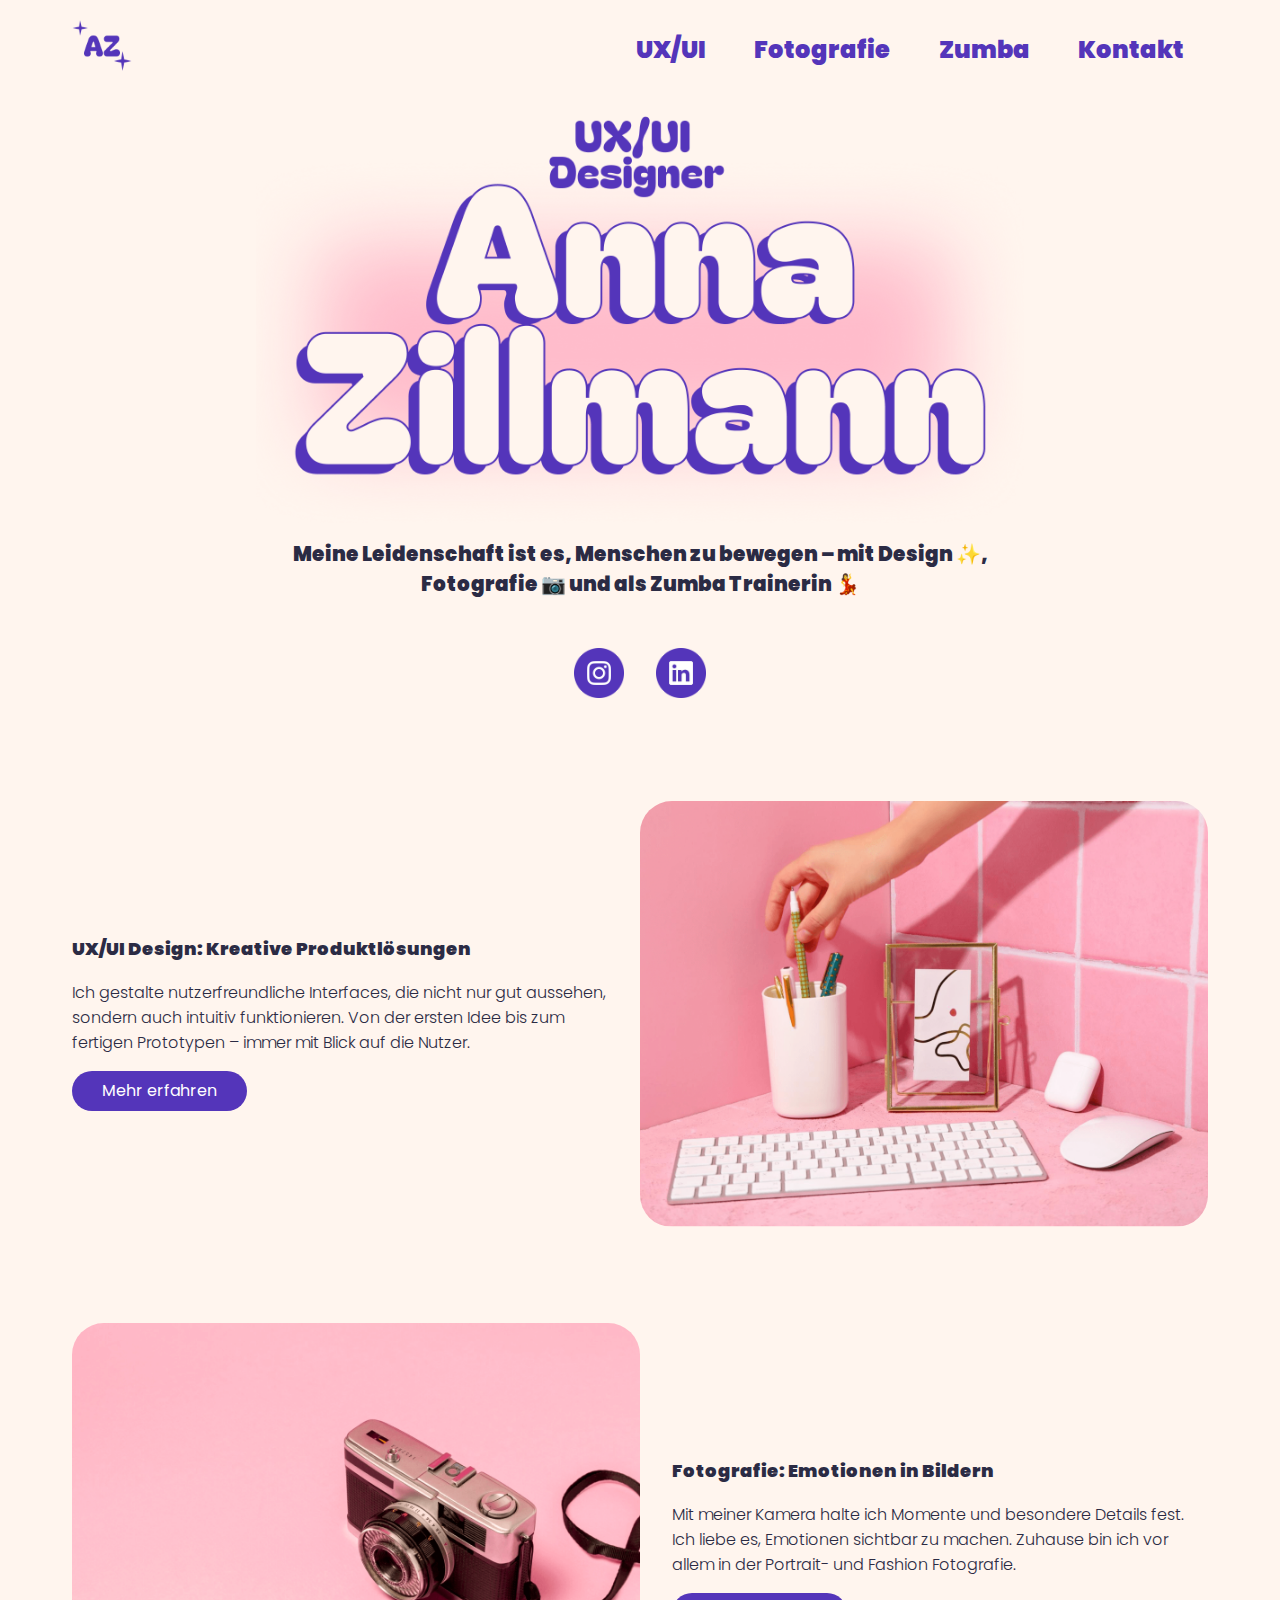
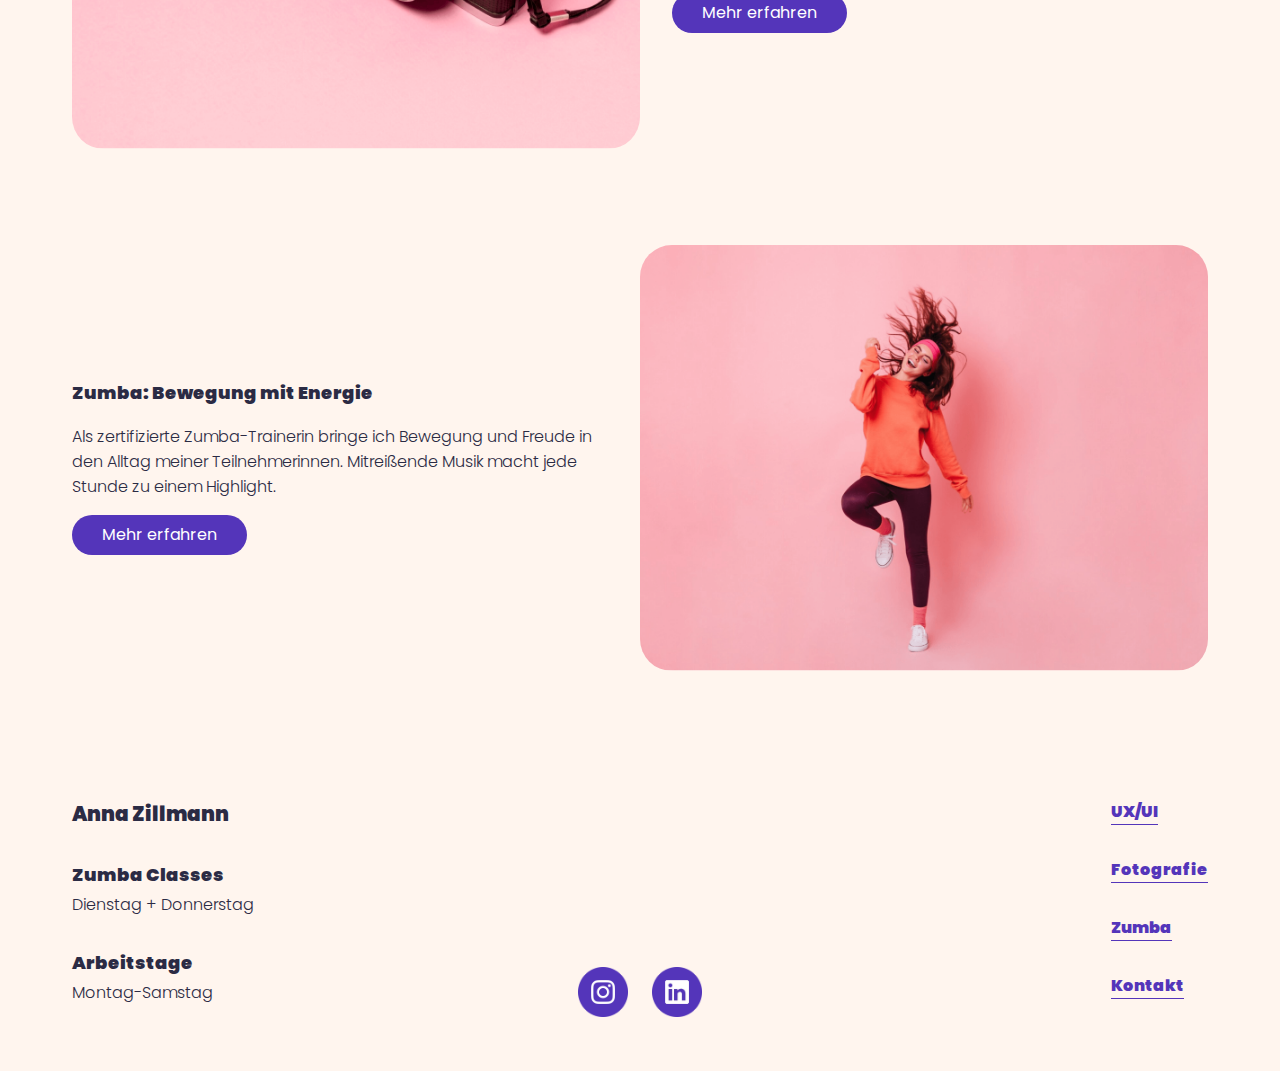
<file: index.html>
<!DOCTYPE html>
<html lang="de">

<!-- Head -->

<head>
    <meta charset="UTF-8">
    <meta name="viewport" content="width=device-width, initial-scale=1.0">
    <title>Meine Website</title>
    <link rel="icon" type="image/png" href="/images/general/favicon.png">
    <link rel="stylesheet" href="css/styles.css">
    <link rel="stylesheet" href="https://fonts.googleapis.com/css?family=Poppins:500,900">
    <script src="https://ajax.googleapis.com/ajax/libs/jquery/3.7.1/jquery.min.js"></script>
    <script defer src="javaScript/loader.js"> </script>
</head>

<!-- Body -->

<body>

    <!-- Navigation Bar -->
    <nav>
        <ul class="navbar">
            <li class="navbar-logo">
                <a href="index.html">
                    <img src="images/general/logo.png" alt="Logo">
                </a>
            </li>
    
            <li>
                <ul id="navbar-links">
                    <li class="navbar-item"><a href="designer-portfolio.html">UX/UI</a></li>
                    <li class="navbar-item"><a href="photographer-portfolio.html">Fotografie</a></li>
                    <li class="navbar-item"><a href="zumba-portfolio.html">Zumba</a></li>
                    <li class="navbar-item"><a href="contact.html">Kontakt</a></li>
                </ul>
            </li>
    
            <li class="hamburger-icon">
                <a href="javascript:void(0);" onclick="toggelBurgerMenuInNavbar()">
                    <img src="images/general/burgerMenuIcon.png" alt="Menu">
                </a>
            </li>
        </ul>
    </nav>

    <!-- Main Content -->
    <main>
        <section class="home-introduction">
            <h1 class="accessability-hidden">
                UX/UI Designer Anna Zillmann
            </h1>
            <img class="home-introduction-img center" src="images/home/name.png"
                alt="Schriftzug: UX/UI Designer Anna Zillmann in einer verspielten lila Schrift auf hellem Hintergrund.">
            <h2 class="home-introduction-text dark-text center">
                Meine Leidenschaft ist es, Menschen zu bewegen – mit Design ✨, Fotografie 📷 und als Zumba Trainerin 💃
            </h2>
            <div class="home-social-media center">
                <a href="https://instagram.com" target="_blank"><img src="images/general/instagram.png" alt="Instagram"></a>
                <a href="https://linkedin.com/in/anna-tabea-zillmann" target="_blank"><img src="images/general/linkedIn.png" alt="LinkedIn"></a>
            </div>
        </section>

        <section class="home-content-section">
            <img class="home-content-img" src="images/home/homeImage1.png"
                alt="Moderner Arbeitsplatz mit weißer Tastatur, Maus und gerahmter Illustration vor einem rosa Hintergrund.">
            <div>
                <h3 class="dark-text">
                    UX/UI Design: Kreative Produktlösungen
                </h3>
                <p class="dark-text">
                    Ich gestalte nutzerfreundliche Interfaces, die nicht nur gut aussehen, sondern auch intuitiv
                    funktionieren. Von der ersten Idee bis zum fertigen Prototypen – immer mit Blick auf die Nutzer.
                </p>
                <a href="designer-portfolio.html" class="button">Mehr erfahren</a>
            </div>
        </section>

        <section class="home-content-section">
            <img class="home-content-img" src="images/home/homeImage2.png"
                alt="Eine analoge Kamera auf einem rosa Hintergrund.">
            <div>
                <h3 class="dark-text">
                    Fotografie: Emotionen in Bildern
                </h3>
                <p class="dark-text">
                    Mit meiner Kamera halte ich Momente und besondere Details fest. Ich liebe es, Emotionen sichtbar zu
                    machen. Zuhause bin ich vor allem in der Portrait- und Fashion Fotografie.
                </p>
                <a href="photographer-portfolio.html" class="button">Mehr erfahren</a>
            </div>
        </section>

        <section class="home-content-section">
            <img class="home-content-img" src="images/home/homeImage3.png"
                alt="Eine fröhliche Frau in orangefarbenem Pullover und lila Leggings tanzt dynamisch vor einem rosa Hintergrund.">
            <div>
                <h3 class="dark-text">
                    Zumba: Bewegung mit Energie
                </h3>
                <p class="dark-text">
                    Als zertifizierte Zumba-Trainerin bringe ich Bewegung und Freude in den Alltag meiner
                    Teilnehmerinnen. Mitreißende Musik macht jede Stunde zu einem Highlight.
                </p>
                <a href="zumba-portfolio.html" class="button">Mehr erfahren</a>
            </div>
        </section>
    </main>

    <!-- Footer -->
    <footer class="footer"> </footer>

</body>

</html>
</file>
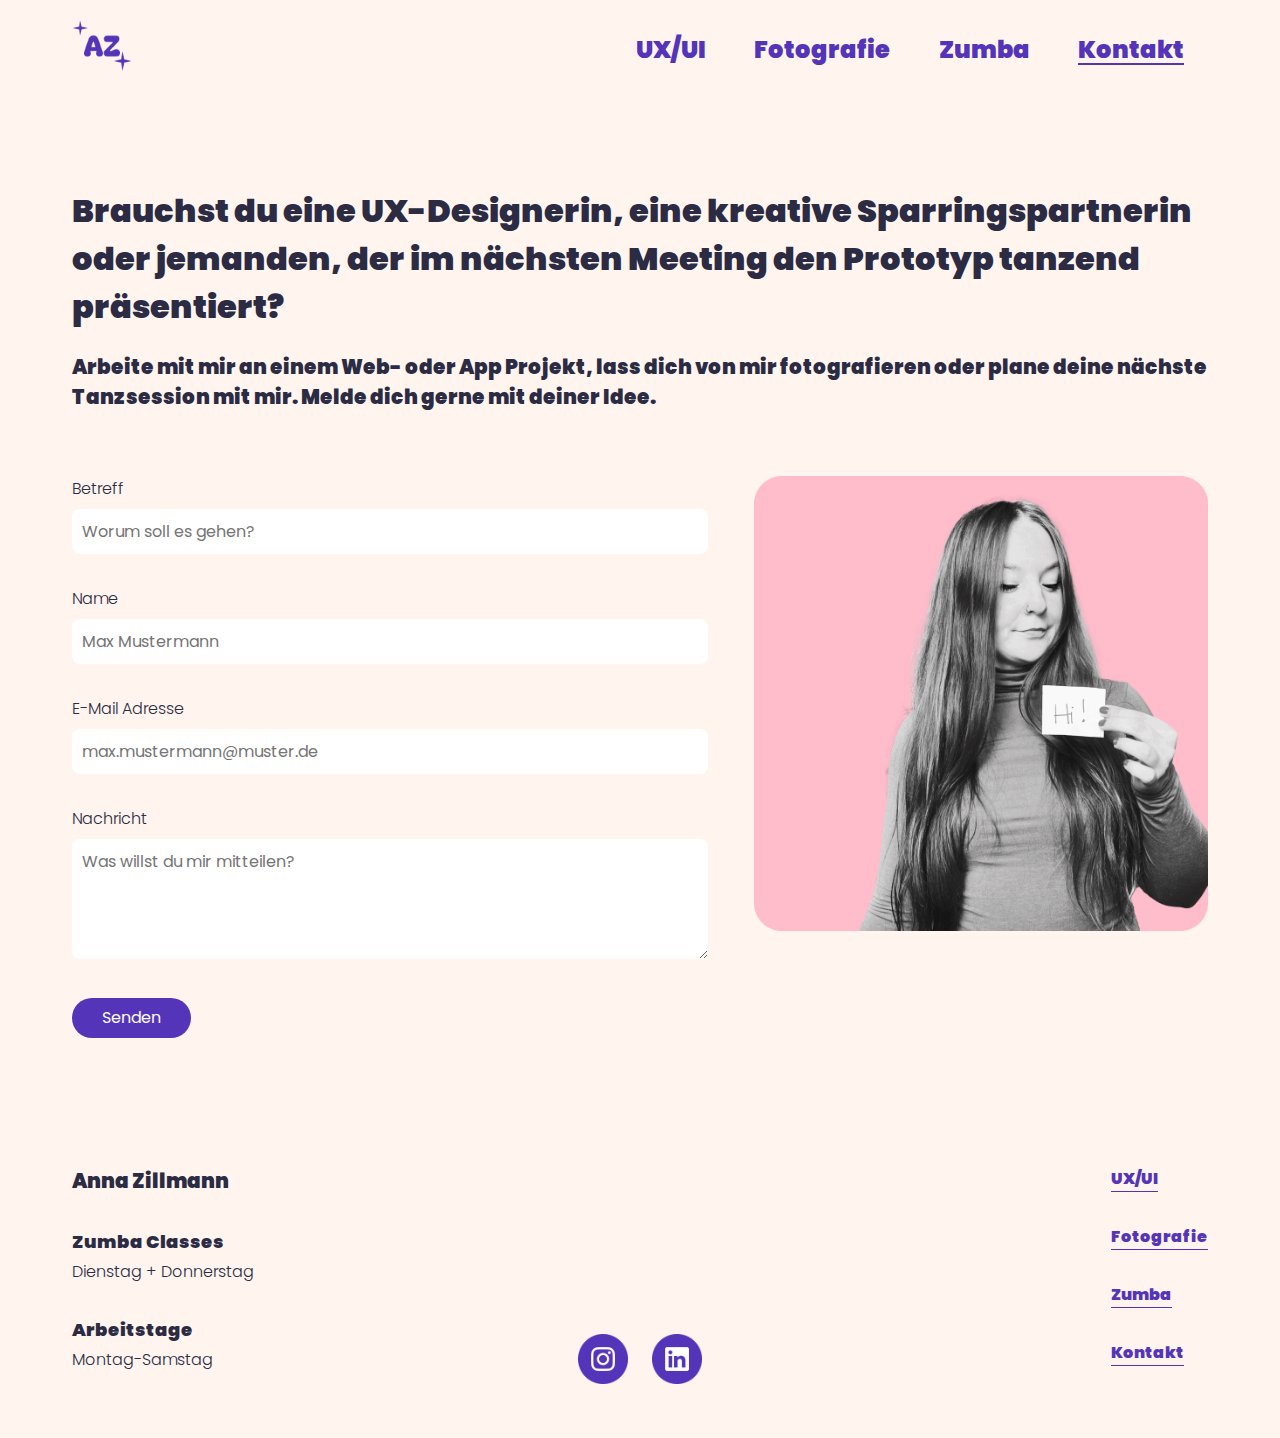
<file: contact.html>
<!DOCTYPE html>
<html lang="de">

<!-- Head -->

<head>
    <meta charset="UTF-8">
    <meta name="viewport" content="width=device-width, initial-scale=1.0">
    <title>Kontakt</title>
    <link rel="icon" type="image/png" href="/images/favicon.png">
    <link rel="stylesheet" href="css/styles.css">
    <link rel="stylesheet" href="https://fonts.googleapis.com/css?family=Poppins:500,900">
    <script src="https://ajax.googleapis.com/ajax/libs/jquery/3.7.1/jquery.min.js"></script>
    <script defer src="javaScript/loader.js"> </script>
</head>

<!-- Body -->

<body>

    <!-- Navigation Bar -->
    <nav>
        <ul class="navbar">
            <li class="navbar-logo">
                <a href="index.html">
                    <img src="images/general/logo.png" alt="Logo">
                </a>
            </li>
    
            <li>
                <ul id="navbar-links">
                    <li class="navbar-item"><a href="designer-portfolio.html">UX/UI</a></li>
                    <li class="navbar-item"><a href="photographer-portfolio.html">Fotografie</a></li>
                    <li class="navbar-item"><a href="zumba-portfolio.html">Zumba</a></li>
                    <li class="navbar-item"><a class="active" href="contact.html">Kontakt</a></li>
                </ul>
            </li>
    
            <li class="hamburger-icon">
                <a href="javascript:void(0);" onclick="toggelBurgerMenuInNavbar()">
                    <img src="images/general/burgerMenuIcon.png" alt="Menu">
                </a>
            </li>
        </ul>
    </nav>

    <!-- Main Content -->
    <main>
        <section class="description-header">
            <h1 class="dark-text">
                Brauchst du eine UX-Designerin, eine kreative Sparringspartnerin oder jemanden, der im nächsten Meeting
                den Prototyp tanzend präsentiert?
            </h1>

            <h2 class="dark-text">
                Arbeite mit mir an einem Web- oder App Projekt, lass dich von mir fotografieren oder plane deine nächste
                Tanzsession mit mir. Melde dich gerne mit deiner Idee.
            </h2>
        </section>

        <section class="contact-content">
            <div class="form-and-button">
                <form>
                    <div class="form-group">
                        <label for="betreff">Betreff</label>
                        <input type="text" id="betreff" name="betreff" placeholder="Worum soll es gehen?">
                    </div>

                    <div class="form-group">
                        <label for="name">Name</label>
                        <input type="text" id="name" name="name" placeholder="Max Mustermann">
                    </div>

                    <div class="form-group">
                        <label for="email">E-Mail Adresse</label>
                        <input type="email" id="email" name="email" placeholder="max.mustermann@muster.de">
                    </div>

                    <div class="form-group">
                        <label for="nachricht">Nachricht</label>
                        <textarea id="nachricht" name="nachricht" placeholder="Was willst du mir mitteilen?"></textarea>
                    </div>
                </form>
                <a href="" class="button">Senden</a>
            </div>
            <img class="contact-img" src="images/contact/me.gif" alt="Ein Gif von Anna Zillmann in verschiedenen lustigen Posen.">
        </section>

    </main>

    <!-- Footer -->
    <footer class="footer"> </footer>

</body>

</html>
</file>
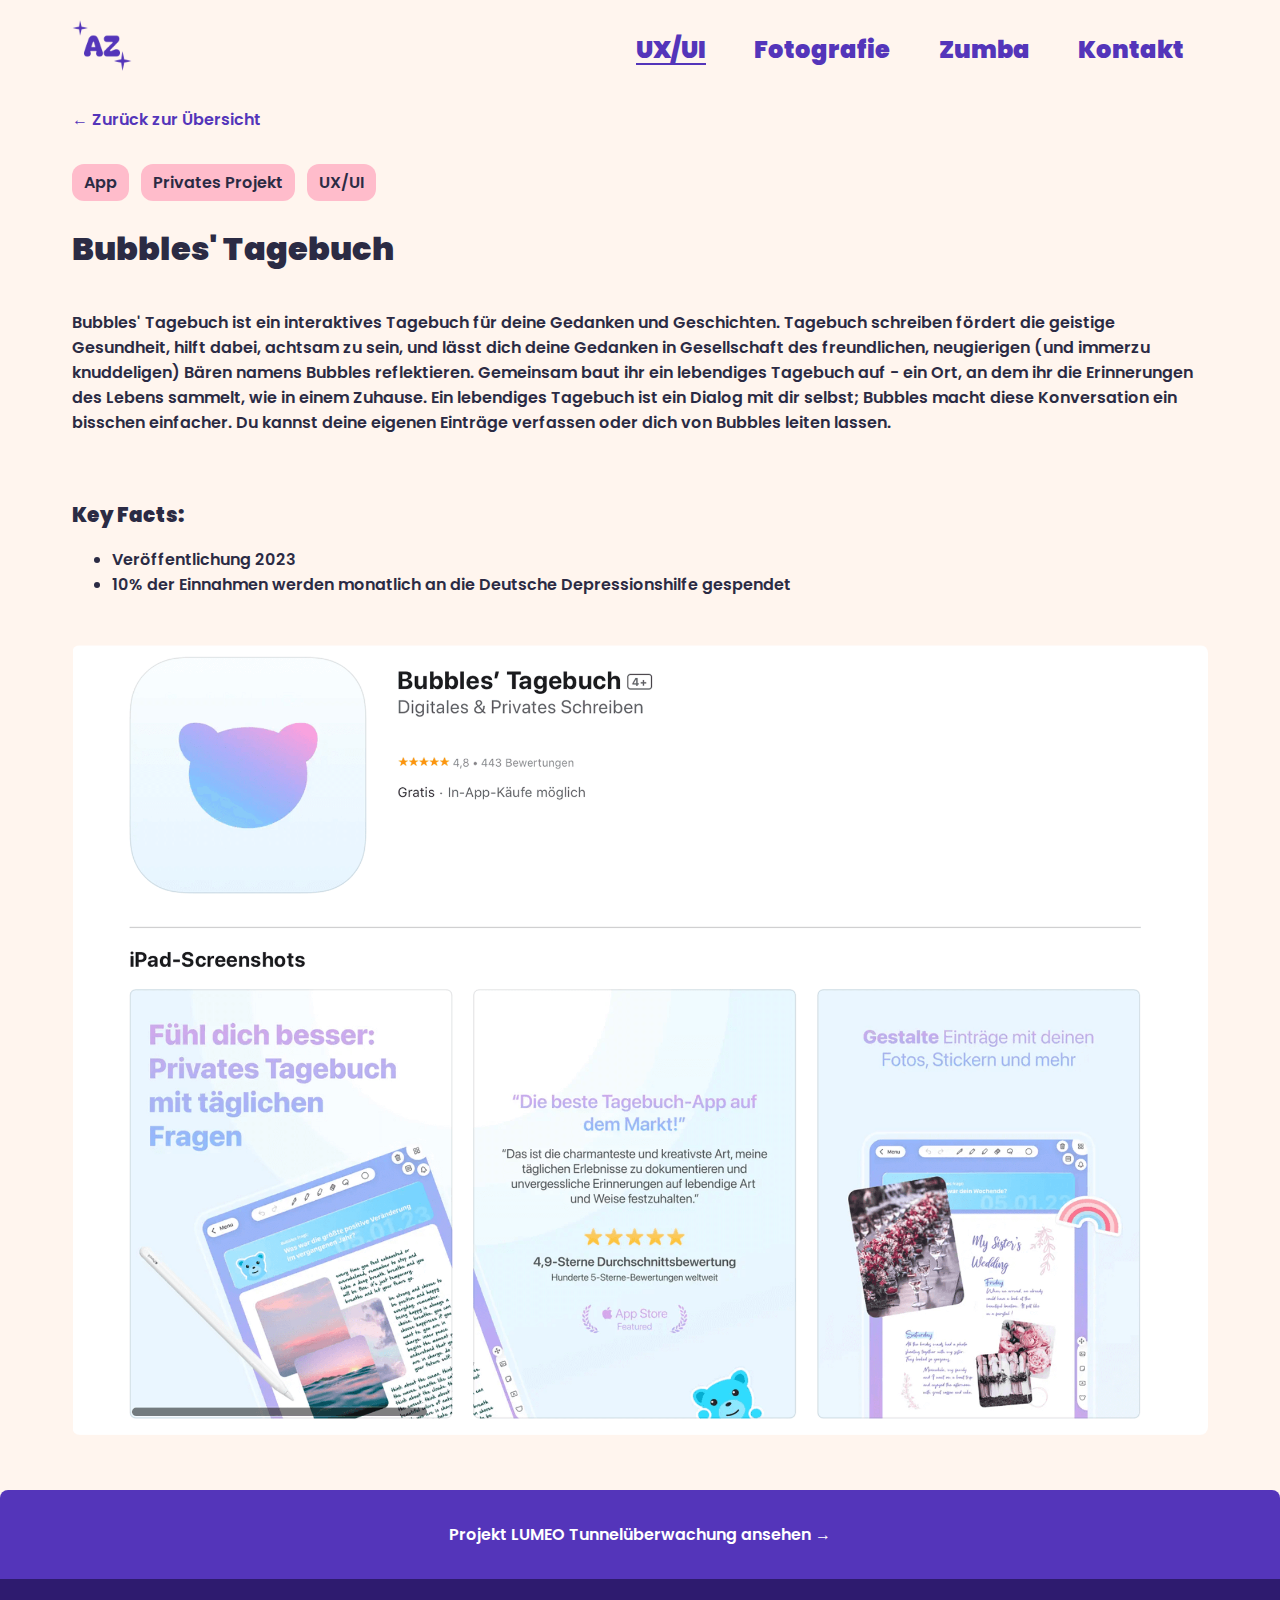
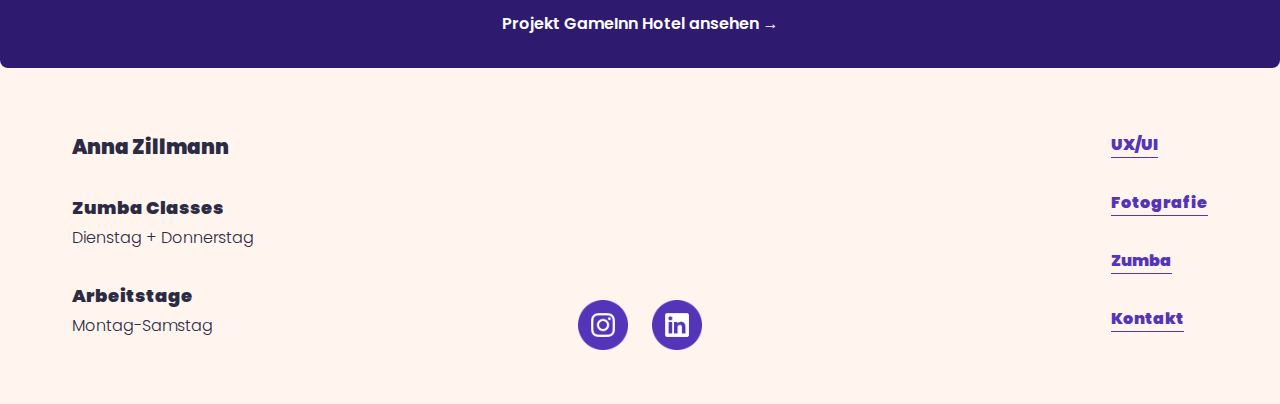
<file: designer-portfolio-bubbles.html>
<!DOCTYPE html>
<html lang="de">

<!-- Head -->

<head>
    <meta charset="UTF-8">
    <meta name="viewport" content="width=device-width, initial-scale=1.0">
    <title>Bubbles' Tagebuch</title>
    <link rel="icon" type="image/png" href="/images/favicon.png">
    <link rel="stylesheet" href="css/styles.css">
    <link rel="stylesheet" href="https://fonts.googleapis.com/css?family=Poppins:500,900">
    <script src="https://ajax.googleapis.com/ajax/libs/jquery/3.7.1/jquery.min.js"></script>
    <script defer src="javaScript/loader.js"> </script>
</head>

<!-- Body -->

<body>

    <!-- Navigation Bar -->
    <nav>
        <ul class="navbar">
            <li class="navbar-logo">
                <a href="index.html">
                    <img src="images/general/logo.png" alt="Logo">
                </a>
            </li>
    
            <li>
                <ul id="navbar-links">
                    <li class="navbar-item"><a class="active" href="designer-portfolio.html">UX/UI</a></li>
                    <li class="navbar-item"><a href="photographer-portfolio.html">Fotografie</a></li>
                    <li class="navbar-item"><a href="zumba-portfolio.html">Zumba</a></li>
                    <li class="navbar-item"><a href="contact.html">Kontakt</a></li>
                </ul>
            </li>
    
            <li class="hamburger-icon">
                <a href="javascript:void(0);" onclick="toggelBurgerMenuInNavbar()">
                    <img src="images/general/burgerMenuIcon.png" alt="Menu">
                </a>
            </li>
        </ul>
    </nav>

    <!-- Main Content -->
    <main>
        <section class="project-page">
            <a href="designer-portfolio.html" class="back-link">
                ← Zurück zur Übersicht
            </a>

            <div class="tags">
                <span class="tag">App</span>
                <span class="tag">Privates Projekt</span>
                <span class="tag">UX/UI</span>
            </div>

            <h1>Bubbles' Tagebuch</h1>

            <div class="project-info">
                <div>
                    <p>
                        Bubbles' Tagebuch ist ein interaktives Tagebuch für deine Gedanken und Geschichten. Tagebuch
                        schreiben fördert die geistige Gesundheit, hilft dabei, achtsam zu sein, und lässt dich deine
                        Gedanken in Gesellschaft des freundlichen, neugierigen (und immerzu knuddeligen) Bären namens
                        Bubbles reflektieren. Gemeinsam baut ihr ein lebendiges Tagebuch auf - ein Ort, an dem ihr die
                        Erinnerungen des Lebens sammelt, wie in einem Zuhause. Ein lebendiges Tagebuch ist ein Dialog
                        mit dir selbst; Bubbles macht diese Konversation ein bisschen einfacher. Du kannst deine eigenen
                        Einträge verfassen oder dich von Bubbles leiten lassen.
                    </p>
                </div>
                <div>
                    <h2>Key Facts:</h2>
                    <ul>
                        <li>Veröffentlichung 2023</li>
                        <li>10% der Einnahmen werden monatlich an die Deutsche Depressionshilfe gespendet</li>
                    </ul>
                </div>
            </div>

            <div class="project-image">
                <img src="images/uxuiportfolio/img_project_bubbles.png" alt="Ein Screenshot aus dem Apple App Store, der die App Bubbles' Tagebuch zeigt.">
            </div>
        </section>

        <section class="fullwidth-buttons">
            <a href="designer-portfolio-lumeo.html">Projekt LUMEO Tunnelüberwachung ansehen →</a>
            <a href="designer-portfolio-gameInn.html">Projekt GameInn Hotel ansehen →</a>
        </section>
    </main>


    <!-- Footer -->
    <footer class="footer"> </footer>
</body>

</html>
</file>
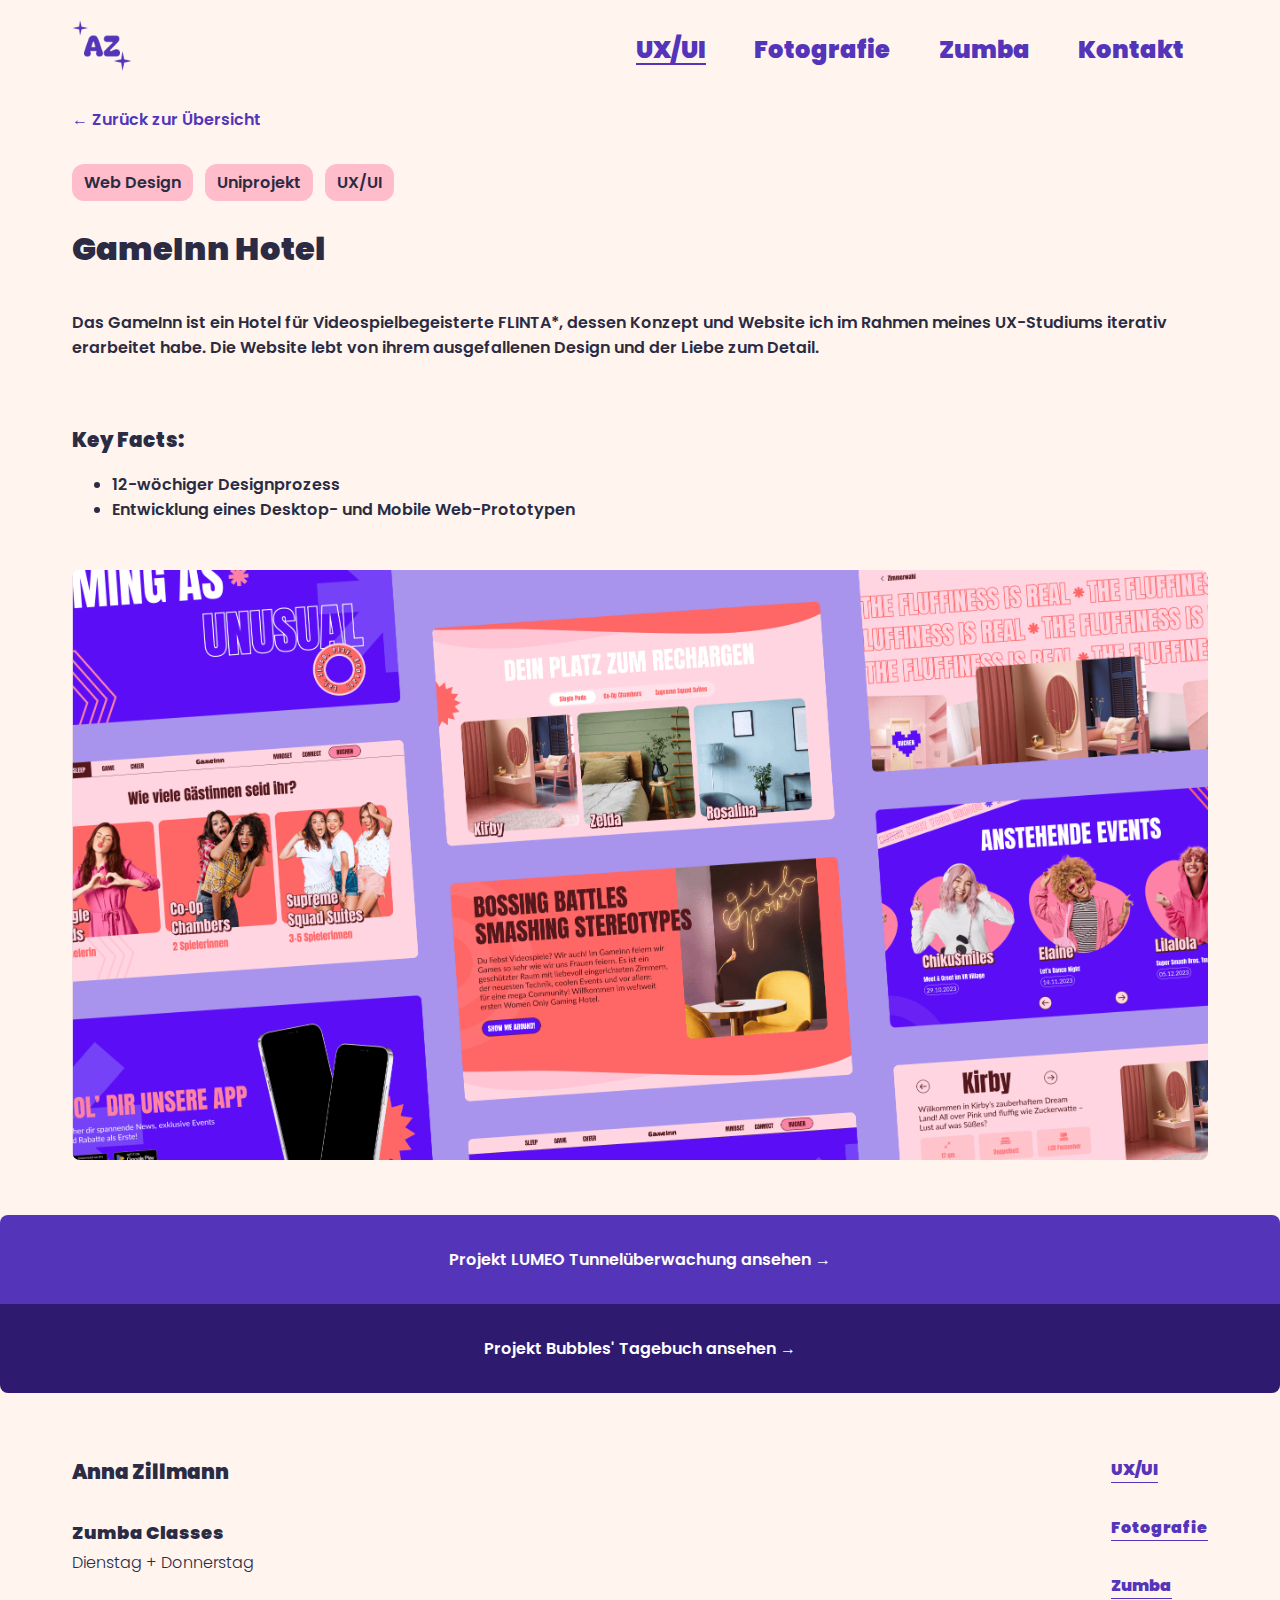
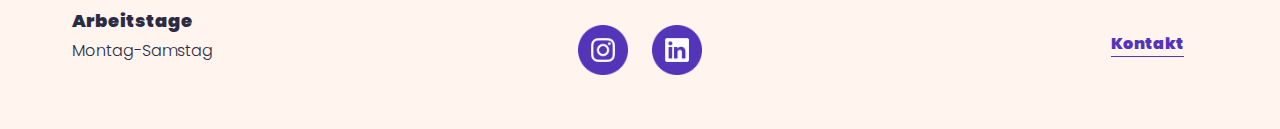
<file: designer-portfolio-gameInn.html>
<!DOCTYPE html>
<html lang="de">

<!-- Head -->

<head>
    <meta charset="UTF-8">
    <meta name="viewport" content="width=device-width, initial-scale=1.0">
    <title>GameInn Hotel</title>
    <link rel="icon" type="image/png" href="/images/favicon.png">
    <link rel="stylesheet" href="css/styles.css">
    <link rel="stylesheet" href="https://fonts.googleapis.com/css?family=Poppins:500,900">
    <script src="https://ajax.googleapis.com/ajax/libs/jquery/3.7.1/jquery.min.js"></script>
    <script defer src="javaScript/loader.js"> </script>
</head>

<!-- Body -->

<body>

    <!-- Navigation Bar -->
    <nav>
        <ul class="navbar">
            <li class="navbar-logo">
                <a href="index.html">
                    <img src="images/general/logo.png" alt="Logo">
                </a>
            </li>
    
            <li>
                <ul id="navbar-links">
                    <li class="navbar-item"><a class="active" href="designer-portfolio.html">UX/UI</a></li>
                    <li class="navbar-item"><a href="photographer-portfolio.html">Fotografie</a></li>
                    <li class="navbar-item"><a href="zumba-portfolio.html">Zumba</a></li>
                    <li class="navbar-item"><a href="contact.html">Kontakt</a></li>
                </ul>
            </li>
    
            <li class="hamburger-icon">
                <a href="javascript:void(0);" onclick="toggelBurgerMenuInNavbar()">
                    <img src="images/general/burgerMenuIcon.png" alt="Menu">
                </a>
            </li>
        </ul>
    </nav>

    <!-- Main Content -->
    <main>
        <section class="project-page">
            <a href="designer-portfolio.html" class="back-link">
                ← Zurück zur Übersicht
            </a>

            <div class="tags">
                <span class="tag">Web Design</span>
                <span class="tag">Uniprojekt</span>
                <span class="tag">UX/UI</span>
            </div>

            <h1>GameInn Hotel</h1>

            <div class="project-info">
                <div>
                    <p>
                        Das GameInn ist ein Hotel für Videospielbegeisterte FLINTA*, dessen Konzept und Website ich im
                        Rahmen meines UX-Studiums iterativ erarbeitet habe. Die Website lebt von ihrem ausgefallenen
                        Design und der Liebe zum Detail.
                    </p>
                </div>
                <div>
                    <h2>Key Facts:</h2>
                    <ul>
                        <li>12-wöchiger Designprozess</li>
                        <li>Entwicklung eines Desktop- und Mobile Web-Prototypen</li>
                    </ul>
                </div>
            </div>

            <div class="project-image">
                <img src="images/uxuiportfolio/img_project_gameinn.png" alt="Verschiedene Desktopansichten des Projekts GameInn Hotel, die unter anderem die Startseite zeigen.">
            </div>
        </section>

        <section class="fullwidth-buttons">
            <a href="designer-portfolio-lumeo.html">Projekt LUMEO Tunnelüberwachung ansehen →</a>
            <a href="designer-portfolio-bubbles.html">Projekt Bubbles' Tagebuch ansehen →</a>
        </section>
    </main>


    <!-- Footer -->
    <footer class="footer"> </footer>
</body>

</html>
</file>
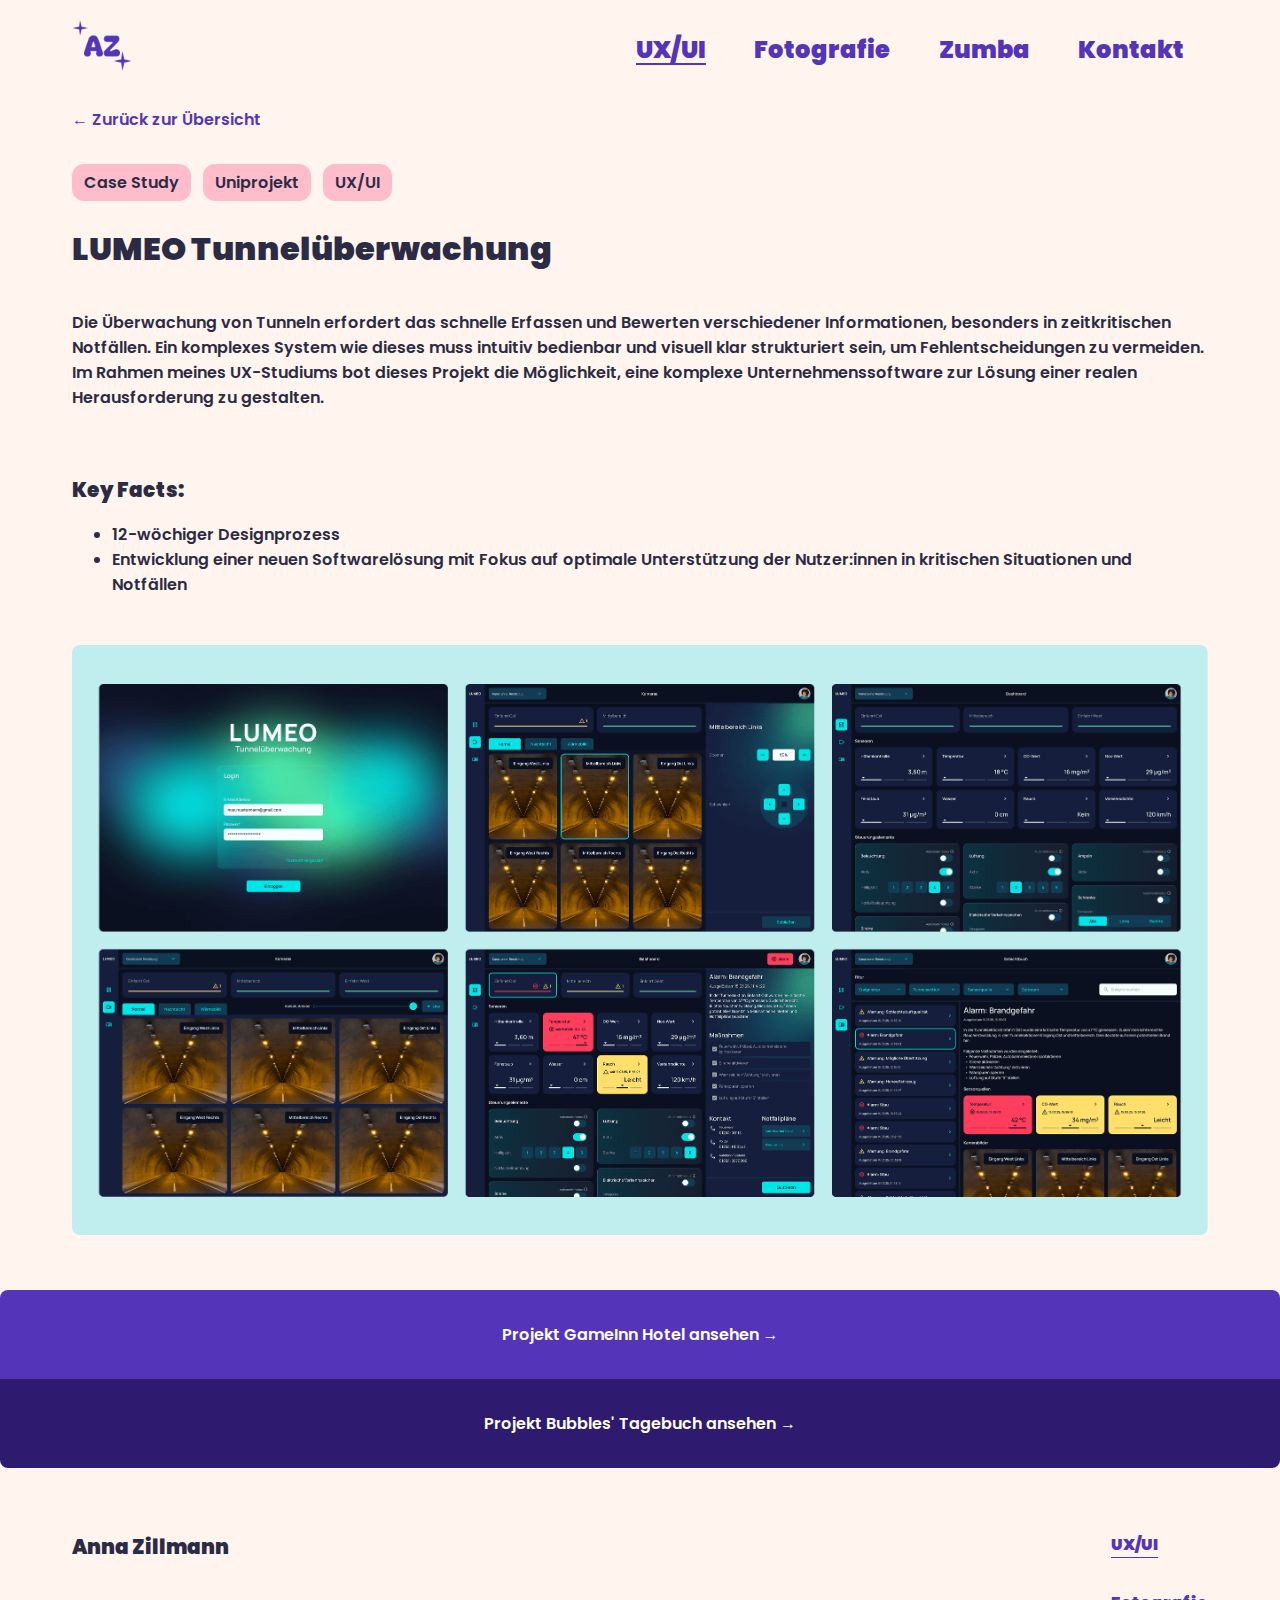
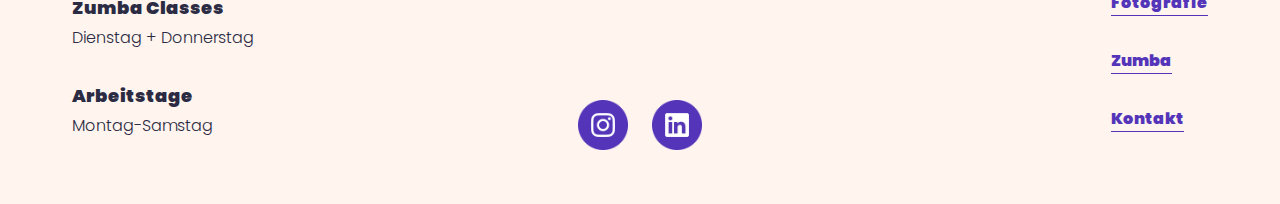
<file: designer-portfolio-lumeo.html>
<!DOCTYPE html>
<html lang="de">

<!-- Head -->

<head>
    <meta charset="UTF-8">
    <meta name="viewport" content="width=device-width, initial-scale=1.0">
    <title>LUMEO Tunnelüberwachung</title>
    <link rel="icon" type="image/png" href="/images/favicon.png">
    <link rel="stylesheet" href="css/styles.css">
    <link rel="stylesheet" href="https://fonts.googleapis.com/css?family=Poppins:500,900">
    <script src="https://ajax.googleapis.com/ajax/libs/jquery/3.7.1/jquery.min.js"></script>
    <script defer src="javaScript/loader.js"> </script>
</head>

<!-- Body -->

<body>

    <!-- Navigation Bar -->
    <nav>
        <ul class="navbar">
            <li class="navbar-logo">
                <a href="index.html">
                    <img src="images/general/logo.png" alt="Logo">
                </a>
            </li>
    
            <li>
                <ul id="navbar-links">
                    <li class="navbar-item"><a class="active" href="designer-portfolio.html">UX/UI</a></li>
                    <li class="navbar-item"><a href="photographer-portfolio.html">Fotografie</a></li>
                    <li class="navbar-item"><a href="zumba-portfolio.html">Zumba</a></li>
                    <li class="navbar-item"><a href="contact.html">Kontakt</a></li>
                </ul>
            </li>
    
            <li class="hamburger-icon">
                <a href="javascript:void(0);" onclick="toggelBurgerMenuInNavbar()">
                    <img src="images/general/burgerMenuIcon.png" alt="Menu">
                </a>
            </li>
        </ul>
    </nav>

    <!-- Main Content -->
    <main>
        <section class="project-page">
            <a href="designer-portfolio.html" class="back-link">
                ← Zurück zur Übersicht
            </a>

            <div class="tags">
                <span class="tag">Case Study</span>
                <span class="tag">Uniprojekt</span>
                <span class="tag">UX/UI</span>
            </div>

            <h1>LUMEO Tunnelüberwachung</h1>

            <div class="project-info">
                <div>
                    <p>
                        Die Überwachung von Tunneln erfordert das schnelle Erfassen und Bewerten verschiedener
                        Informationen, besonders in zeitkritischen Notfällen. Ein komplexes System wie dieses muss
                        intuitiv bedienbar und visuell klar strukturiert sein, um Fehlentscheidungen zu vermeiden. Im
                        Rahmen meines UX-Studiums bot dieses Projekt die Möglichkeit, eine komplexe Unternehmenssoftware
                        zur Lösung einer realen Herausforderung zu gestalten.
                    </p>
                </div>
                <div>
                    <h2>Key Facts:</h2>
                    <ul>
                        <li>12-wöchiger Designprozess</li>
                        <li>Entwicklung einer neuen Softwarelösung mit Fokus auf optimale Unterstützung der Nutzer:innen
                            in kritischen Situationen und Notfällen</li>
                    </ul>
                </div>
            </div>

            <div class="project-image">
                <img src="images/uxuiportfolio/img_project_lumeo.png" alt="Verschiedene Desktopansichten des Projekts LUMEO, die die Login-Seite, das Dashboard in verschiedenen Ausprägungen, die Kameraansicht und das Schichtbuch zeigen.">
            </div>
        </section>

        <section class="fullwidth-buttons">
            <a href="designer-portfolio-gameInn.html">Projekt GameInn Hotel ansehen →</a>
            <a href="designer-portfolio-bubbles.html">Projekt Bubbles' Tagebuch ansehen →</a>
        </section>
    </main>


    <!-- Footer -->
    <footer class="footer"> </footer>
</body>

</html>
</file>
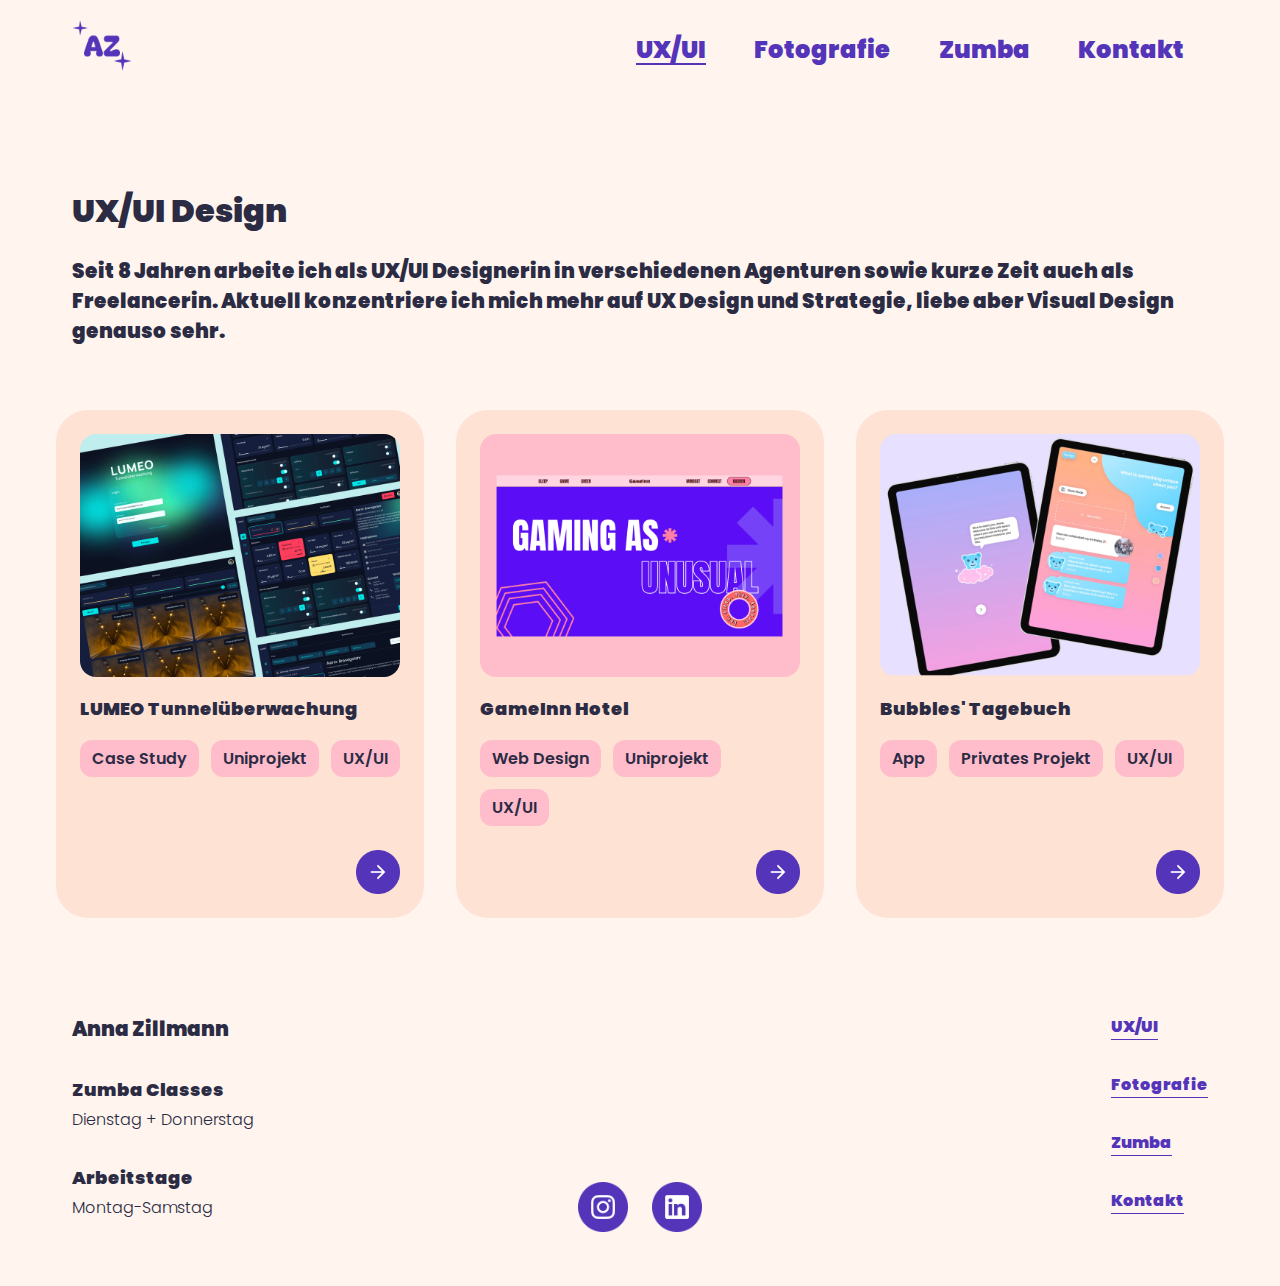
<file: designer-portfolio.html>
<!DOCTYPE html>
<html lang="de">

<!-- Head -->

<head>
    <meta charset="UTF-8">
    <meta name="viewport" content="width=device-width, initial-scale=1.0">
    <title>UX/UI</title>
    <link rel="icon" type="image/png" href="/images/favicon.png">
    <link rel="stylesheet" href="css/styles.css">
    <link rel="stylesheet" href="https://fonts.googleapis.com/css?family=Poppins:500,900">
    <script src="https://ajax.googleapis.com/ajax/libs/jquery/3.7.1/jquery.min.js"></script>
    <script defer src="javaScript/loader.js"> </script>
</head>

<!-- Body -->

<body>

    <!-- Navigation Bar -->
    <nav>
        <ul class="navbar">
            <li class="navbar-logo">
                <a href="index.html">
                    <img src="images/general/logo.png" alt="Logo">
                </a>
            </li>
    
            <li>
                <ul id="navbar-links">
                    <li class="navbar-item"><a class="active" href="designer-portfolio.html">UX/UI</a></li>
                    <li class="navbar-item"><a href="photographer-portfolio.html">Fotografie</a></li>
                    <li class="navbar-item"><a href="zumba-portfolio.html">Zumba</a></li>
                    <li class="navbar-item"><a href="contact.html">Kontakt</a></li>
                </ul>
            </li>
    
            <li class="hamburger-icon">
                <a href="javascript:void(0);" onclick="toggelBurgerMenuInNavbar()">
                    <img src="images/general/burgerMenuIcon.png" alt="Menu">
                </a>
            </li>
        </ul>
    </nav>

    <!-- Main Content -->
    <main>
        <section class="description-header">
            <h1 class="dark-text">
                UX/UI Design
            </h1>

            <h2 class="dark-text">
                Seit 8 Jahren arbeite ich als UX/UI Designerin in verschiedenen Agenturen sowie kurze Zeit auch als
                Freelancerin.
                Aktuell konzentriere ich mich mehr auf UX Design und Strategie, liebe aber Visual Design genauso sehr.
            </h2>
        </section>

        <section class="project-gallery">
            <div class="project-card">
                <img src="images/uxuiportfolio/img_projectpreview_lumeo.png" alt="Verschiedene Desktopansichten des Projekts LUMEO.">
                <h3>LUMEO Tunnelüberwachung</h3>
                <div class="tags">
                    <span class="tag">Case Study</span>
                    <span class="tag">Uniprojekt</span>
                    <span class="tag">UX/UI</span>
                </div>
                <a href="designer-portfolio-lumeo.html" class="project-arrow" aria-label="LUMEO Tunnelüberwachung Projektdetails">
                    <img src="images/uxuiportfolio/arrowButton.png" alt="Pfeil">
                </a>                
            </div>
        
            <div class="project-card">
                <img src="images/uxuiportfolio/img_projectpreview_gameinn.png" alt="Eine Desktopansicht des Projekts GameInn Hotel.">
                <h3>GameInn Hotel</h3>
                <div class="tags">
                    <span class="tag">Web Design</span>
                    <span class="tag">Uniprojekt</span>
                    <span class="tag">UX/UI</span>
                </div>
                <a href="designer-portfolio-gameInn.html" class="project-arrow" aria-label="GameInn Hotel Projektdetails">
                    <img src="images/uxuiportfolio/arrowButton.png" alt="Pfeil">
                </a>
            </div>
        
            <div class="project-card">
                <img src="images/uxuiportfolio/img_projectpreview_bubbles.png" alt="Zwei iPad-App-Ansichten des Projekts Bubbles' Tagebuch.">
                <h3>Bubbles' Tagebuch</h3>
                <div class="tags">
                    <span class="tag">App</span>
                    <span class="tag">Privates Projekt</span>
                    <span class="tag">UX/UI</span>
                </div>
                <a href="designer-portfolio-bubbles.html" class="project-arrow" aria-label="Bubbles' Tagebuch Projektdetails">
                    <img src="images/uxuiportfolio/arrowButton.png" alt="Pfeil">
                </a>
            </div>
        </section>
        
    </main>

    <!-- Footer -->
    <footer class="footer"> </footer>
</body>

</html>
</file>
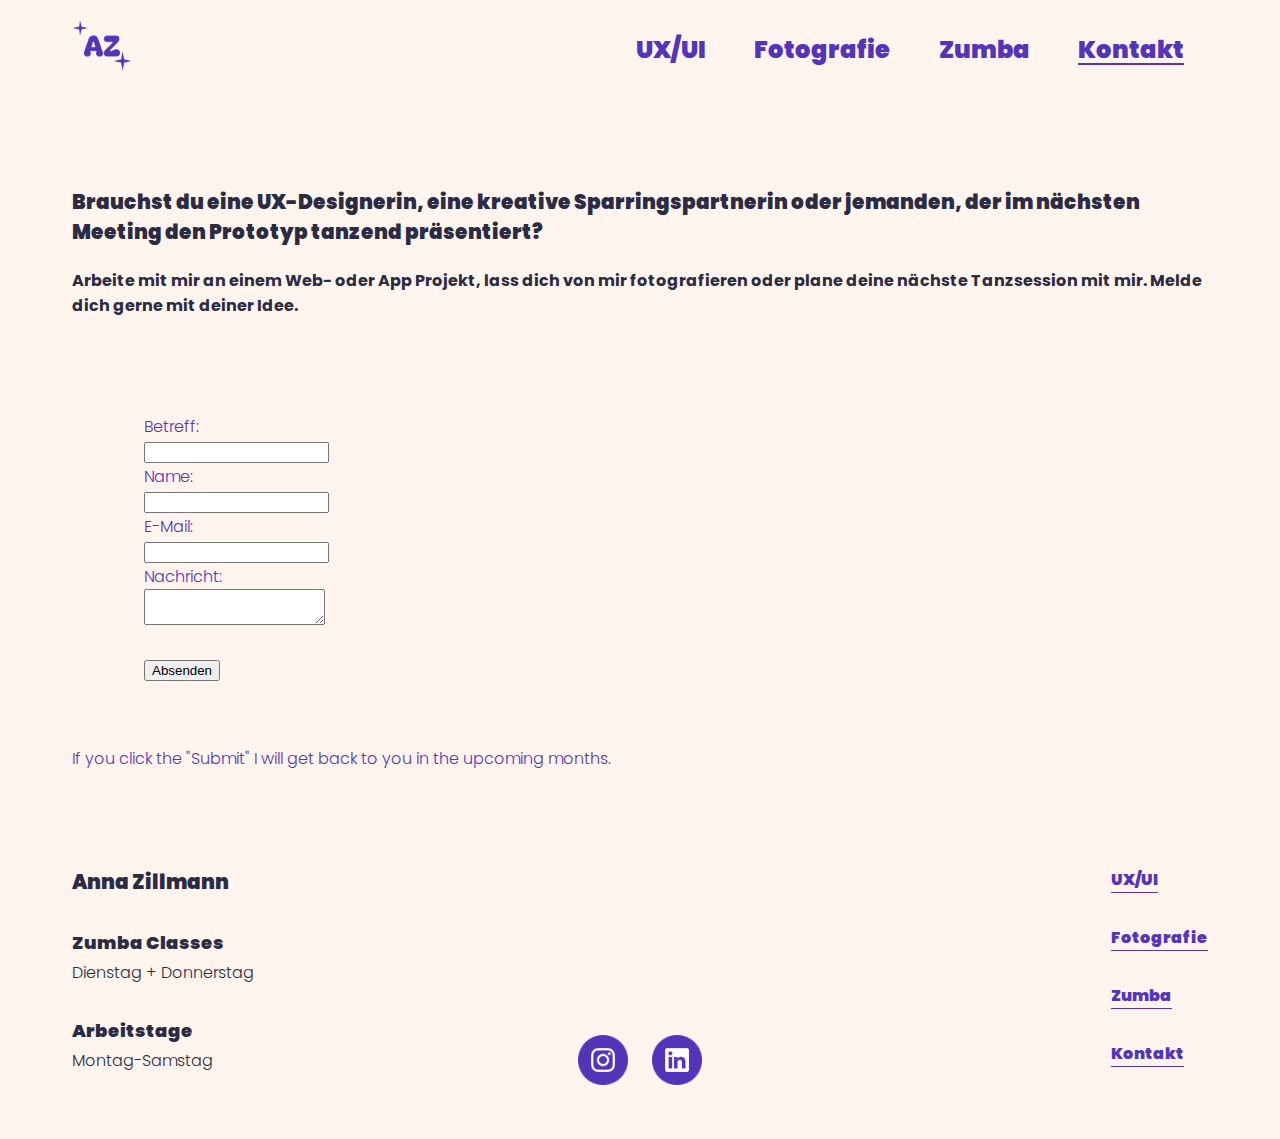
<file: kontakt.html>
<!DOCTYPE html>
<html lang="de">

<!-- Head -->

<head>
    <meta charset="UTF-8">
    <meta name="viewport" content="width=device-width, initial-scale=1.0">
    <title>Kontakt</title>
    <link rel="icon" type="image/png" href="/images/favicon.png">
    <link rel="stylesheet" href="css/styles.css">
    <link rel="stylesheet" href="https://fonts.googleapis.com/css?family=Poppins:500,900">
    <script src="https://ajax.googleapis.com/ajax/libs/jquery/3.7.1/jquery.min.js"></script>
    <script defer src="javaScript/loader.js"> </script>
</head>

<!-- Body -->

<body>

    <!-- Navigation Bar -->
    <nav>
        <ul class="navbar">
            <li class="navbar-logo">
                <a href="index.html">
                    <img src="images/general/logo.png" alt="Logo">
                </a>
            </li>
            <div id="navbar-links">
                <li class="navbar-item"><a href="designer-portfolio.html">UX/UI</a></li>
                <li class="navbar-item"><a href="photographer-portfolio.html">Fotografie</a></li>
                <li class="navbar-item"><a href="zumba-portfolio.html">Zumba</a></li>
                <li class="navbar-item"><a class="active" href="kontakt.html">Kontakt</a></li>
            </div>
            <li class="hamburger-icon">
                <a href="javascript:void(0);" onclick="toggelBurgerMenuInNavbar()">
                    <img src="images/general/burgerMenuIcon.png" alt="Menu">
                </a>
            </li>
        </ul>
    </nav>

    <!-- Main Content -->
    <main>
        <section class="description-header">
            <h2 class="dark-text">
                Brauchst du eine UX-Designerin, eine kreative Sparringspartnerin oder jemanden, der im nächsten Meeting
                den Prototyp tanzend präsentiert?
            </h2>

            <h4 class="dark-text">
                Arbeite mit mir an einem Web- oder App Projekt, lass dich von mir fotografieren oder plane deine nächste
                Tanzsession mit mir. Melde dich gerne mit deiner Idee.
            </h4>
        </section>

        <!-- WIP -->
        <section class="description-header">
            <form class="description-header">
                <label for="betreff">Betreff:</label><br>
                <input type="text" id="betreff" name="betreff"><br>
                <label for="name">Name:</label><br>
                <input type="text" id="name" name="name"><br>
                <label for="email">E-Mail:</label><br>
                <input type="email" id="email" name="email"><br>
                <label for="nachricht">Nachricht:</label><br>
                <textarea id="nachricht" name="nachricht"></textarea><br><br>
                <input type="submit" value="Absenden">
            </form>

            <p>If you click the "Submit" I will get back to you in the upcoming months.</p>
        </section>

    </main>

    <!-- Footer -->
    <footer class="footer"> </footer>

</body>

</html>
</file>
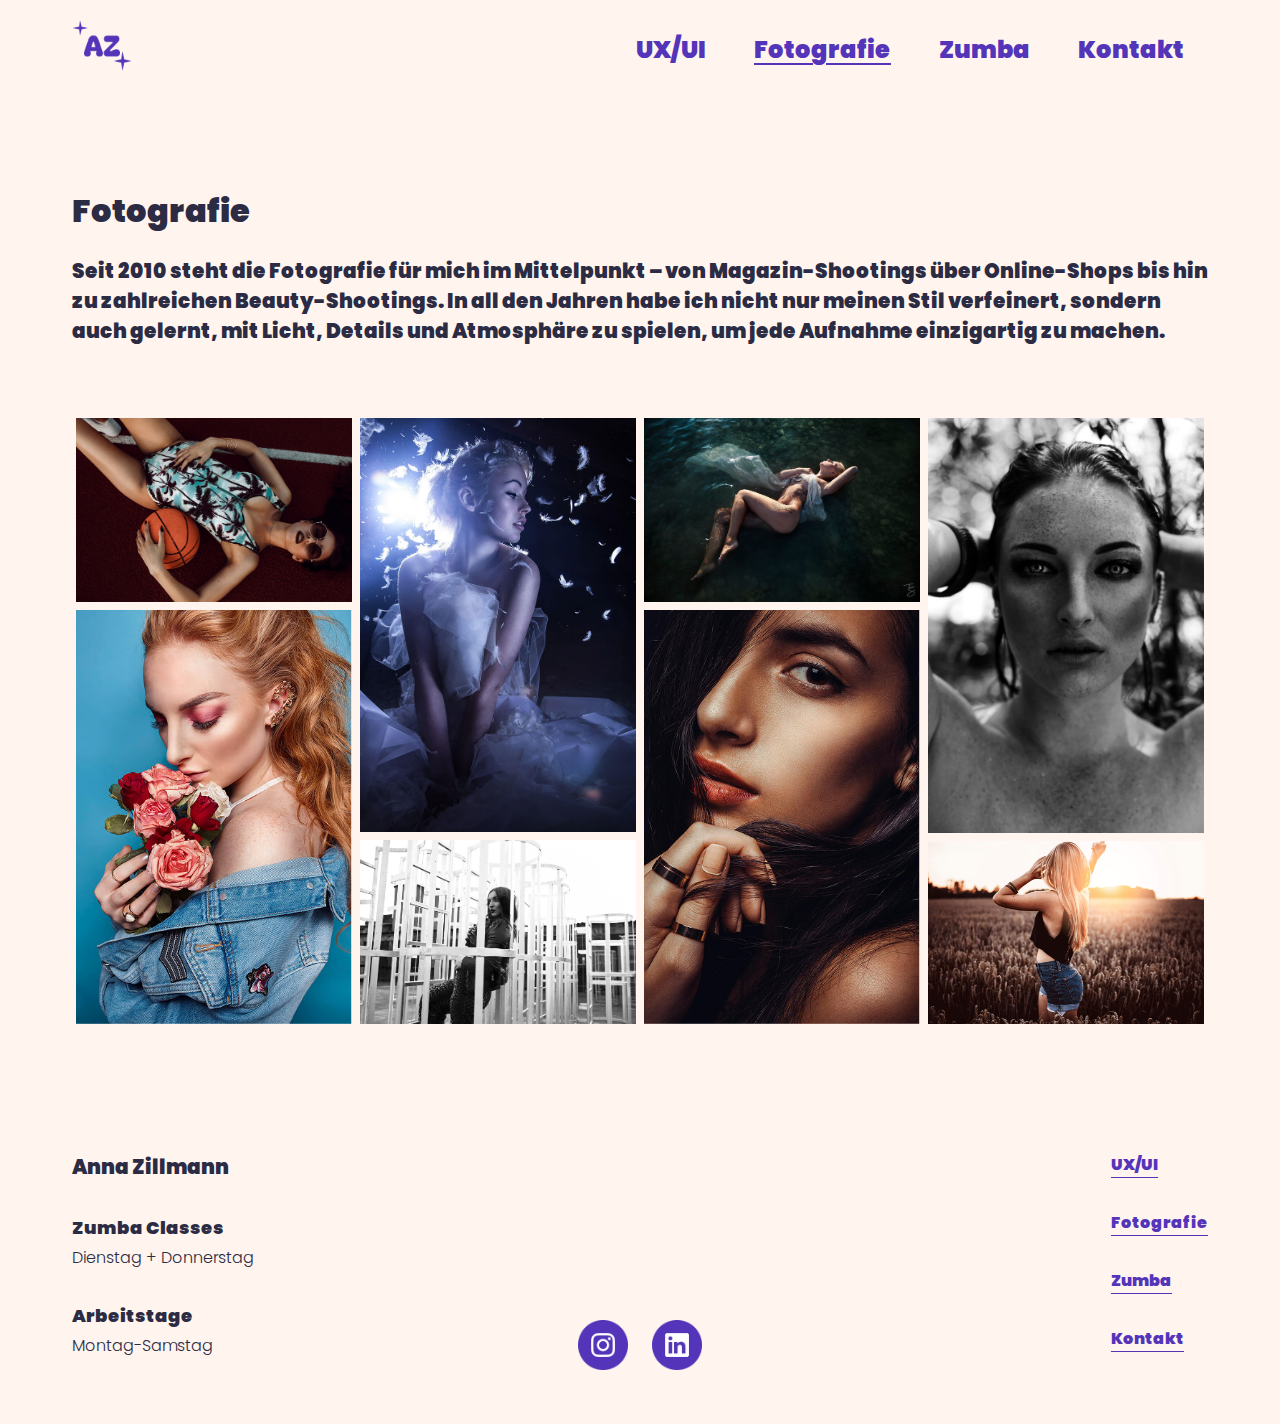
<file: photographer-portfolio.html>
<!DOCTYPE html>
<html lang="de">

<!-- Head -->

<head>
    <meta charset="UTF-8">
    <meta name="viewport" content="width=device-width, initial-scale=1.0">
    <title>Fotografie</title>
    <link rel="icon" type="image/png" href="/images/general/favicon.png">
    <link rel="stylesheet" href="css/styles.css">
    <link rel="stylesheet" href="https://fonts.googleapis.com/css?family=Poppins:500,900">
    <script src="https://ajax.googleapis.com/ajax/libs/jquery/3.7.1/jquery.min.js"></script>
    <script defer src="javaScript/loader.js"> </script>
</head>

<!-- Body -->

<body>

    <!-- Navigation Bar -->
    <nav>
        <ul class="navbar">
            <li class="navbar-logo">
                <a href="index.html">
                    <img src="images/general/logo.png" alt="Logo">
                </a>
            </li>
    
            <li>
                <ul id="navbar-links">
                    <li class="navbar-item"><a href="designer-portfolio.html">UX/UI</a></li>
                    <li class="navbar-item"><a class="active" href="photographer-portfolio.html">Fotografie</a></li>
                    <li class="navbar-item"><a href="zumba-portfolio.html">Zumba</a></li>
                    <li class="navbar-item"><a href="contact.html">Kontakt</a></li>
                </ul>
            </li>
    
            <li class="hamburger-icon">
                <a href="javascript:void(0);" onclick="toggelBurgerMenuInNavbar()">
                    <img src="images/general/burgerMenuIcon.png" alt="Menu">
                </a>
            </li>
        </ul>
    </nav>
    <!-- Main Content -->
    <main>

        <section class="description-header">
            <h1 class="dark-text">
                Fotografie
            </h1>

            <h2 class="dark-text">
                Seit 2010 steht die Fotografie für mich im Mittelpunkt – von Magazin-Shootings über Online-Shops
                bis hin zu zahlreichen Beauty-Shootings. In all den Jahren habe ich nicht nur meinen Stil verfeinert,
                sondern auch gelernt, mit Licht, Details und Atmosphäre zu spielen, um jede Aufnahme einzigartig zu
                machen.
            </h2>
        </section>

        <div class="image-grid-container">
            <div class="image-grid-column">
              <img src="images/photographer/portfolio_1.jpg" alt="Eine Frau in gemustertem Badeanzug und mit Sonnenbrille liegt entspannt mit einem Basketball auf dem Boden.">
              <img src="images/photographer/portfolio_2.jpg" alt="Eine Frau mit Jeansjacke, welligem Haar und rosafarbenem Augen-Make-up hält einen Strauß aus rosa und roten Rosen vor blauem Hintergrund.">
            </div>
            <div class="image-grid-column">
              <img src="images/photographer/portfolio_3.jpg" alt="Eine Frau in weißem, durchscheinendem Tüllkleid umgeben von schwebenden Federn vor dunklem Hintergrund.">
              <img src="images/photographer/portfolio_4.jpg" alt="Schwarz-weiß-Aufnahme einer Frau zwischen weißen, geometrischen Rahmenstrukturen.">
            </div>
            <div class="image-grid-column">
              <img src="images/photographer/portfolio_5.jpg" alt="Eine Frau umgeben von fließendem Stoff, die im Wasser schwebt.">
              <img src="images/photographer/portfolio_6.jpg" alt="Nahaufnahme einer Frau mit markanten Wangenknochen und roten Lippen, die sich durch ihr dunkles Haar fasst.">
            </div>
            <div class="image-grid-column">
              <img src="images/photographer/portfolio_7.jpg" alt="Schwarz-weiß-Aufnahme einer Frau mit intensivem Blick und natürlichem Lichtspiel durch Blätter.">
              <img src="images/photographer/portfolio_8.jpg" alt="Eine Frau mit langen blonden Haaren steht mit ausgestreckten Armen in einem Getreidefeld bei Sonnenuntergang.">
            </div>
          </div>

    </main>

    <!-- Footer -->
    <footer class="footer"> </footer>

</body>

</html>
</file>
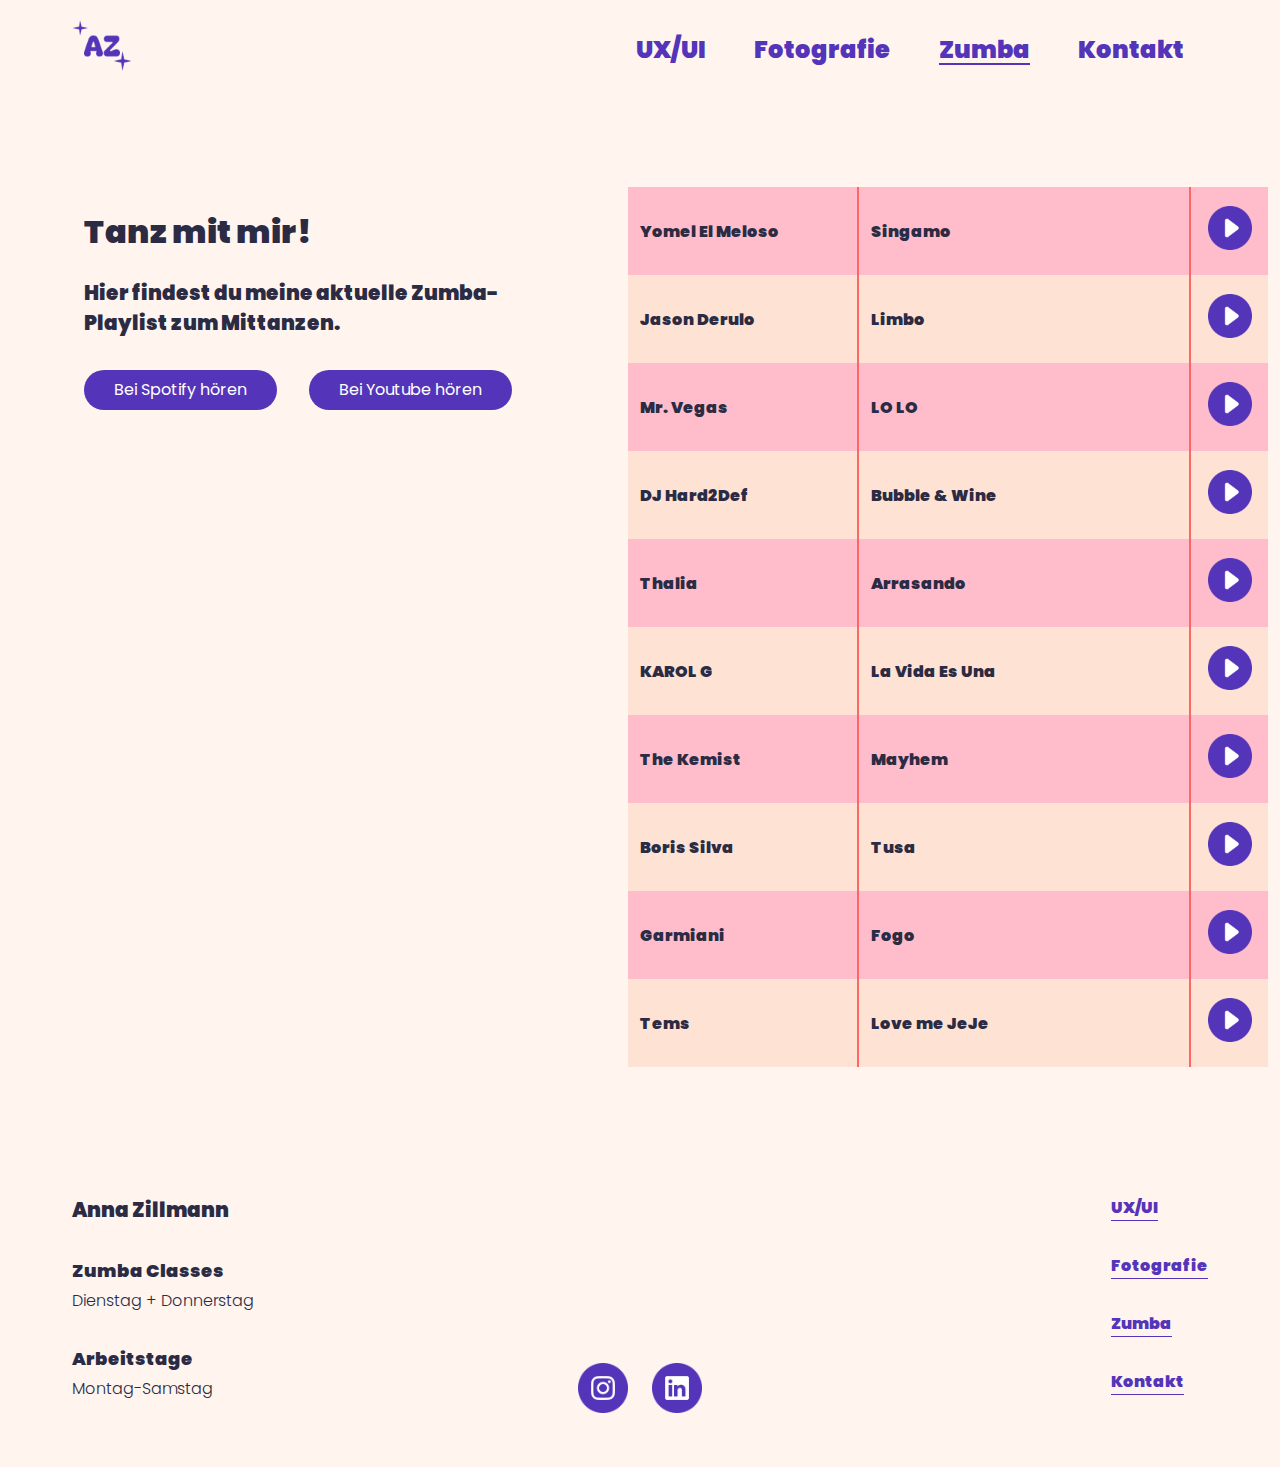
<file: zumba-portfolio.html>
<!DOCTYPE html>
<html lang="de">

<!-- Head -->

<head>
    <meta charset="UTF-8">
    <meta name="viewport" content="width=device-width, initial-scale=1.0">
    <title>Zumba</title>
    <link rel="icon" type="image/png" href="/images/favicon.png">
    <link rel="stylesheet" href="css/styles.css">
    <link rel="stylesheet" href="https://fonts.googleapis.com/css?family=Poppins:500,900">
    <script src="https://ajax.googleapis.com/ajax/libs/jquery/3.7.1/jquery.min.js"></script>
    <script defer src="javaScript/loader.js"> </script>
</head>

<!-- Body -->

<body>

    <!-- Navigation Bar -->
    <nav>
        <ul class="navbar">
            <li class="navbar-logo">
                <a href="index.html">
                    <img src="images/general/logo.png" alt="Logo">
                </a>
            </li>
    
            <li>
                <ul id="navbar-links">
                    <li class="navbar-item"><a href="designer-portfolio.html">UX/UI</a></li>
                    <li class="navbar-item"><a href="photographer-portfolio.html">Fotografie</a></li>
                    <li class="navbar-item"><a class="active" href="zumba-portfolio.html">Zumba</a></li>
                    <li class="navbar-item"><a href="contact.html">Kontakt</a></li>
                </ul>
            </li>
    
            <li class="hamburger-icon">
                <a href="javascript:void(0);" onclick="toggelBurgerMenuInNavbar()">
                    <img src="images/general/burgerMenuIcon.png" alt="Menu">
                </a>
            </li>
        </ul>
    </nav>

    <!-- Main Content -->
    <main class="zumba-page">
        <section class="description-header">
            <h1 class="dark-text">
                Tanz mit mir!
            </h1>

            <h2 class="dark-text">
                Hier findest du meine aktuelle Zumba-Playlist zum Mittanzen.
            </h2>

            <div class="button-group">
                <a href="https://open.spotify.com/" target="_blank" class="button">Bei Spotify hören</a>
                <a href="https://www.youtube.com" target="_blank" class="button">Bei Youtube hören</a>
            </div>
        </section>

        <section>
            <table>
                <tr>
                    <td>Yomel El Meloso</td>
                    <td>Singamo</td>
                    <td>
                        <a href="music/examplemusic.mp3" target="_blank" aria-label="Singamo von Yomel El Meloso abspielen">
                            <img src="images/zumba/playButton.png" alt="Play" class="play-button">
                        </a>
                    </td>
                </tr>
                <tr>
                    <td>Jason Derulo</td>
                    <td>Limbo</td>
                    <td>
                        <a href="music/examplemusic.mp3" target="_blank" aria-label="Limbo von Jason Derulo abspielen">
                            <img src="images/zumba/playButton.png" alt="Play" class="play-button">
                        </a>
                    </td>
                </tr>
                <tr>
                    <td>Mr. Vegas</td>
                    <td>LO LO</td>
                    <td>
                        <a href="music/examplemusic.mp3" target="_blank" aria-label="LO LO von Mr. Vegas abspielen">
                            <img src="images/zumba/playButton.png" alt="Play" class="play-button">
                        </a>
                    </td>
                </tr>
                <tr>
                    <td>DJ Hard2Def</td>
                    <td>Bubble & Wine</td>
                    <td>
                        <a href="music/examplemusic.mp3" target="_blank" aria-label="Bubble & Wine von DJ Hard2Def abspielen">
                            <img src="images/zumba/playButton.png" alt="Play" class="play-button">
                        </a>
                    </td>
                </tr>
                <tr>
                    <td>Thalia</td>
                    <td>Arrasando</td>
                    <td>
                        <a href="music/examplemusic.mp3" target="_blank" aria-label="Arrasando von Thalia abspielen">
                            <img src="images/zumba/playButton.png" alt="Play" class="play-button">
                        </a>
                    </td>
                </tr>
                <tr>
                    <td>KAROL G</td>
                    <td>La Vida Es Una</td>
                    <td>
                        <a href="music/examplemusic.mp3" target="_blank" aria-label="La Vida Es Una von KAROL G abspielen">
                            <img src="images/zumba/playButton.png" alt="Play" class="play-button">
                        </a>
                    </td>
                </tr>
                <tr>
                    <td>The Kemist</td>
                    <td>Mayhem</td>
                    <td>
                        <a href="music/examplemusic.mp3" target="_blank" aria-label="Mayhem von The Kemist abspielen">
                            <img src="images/zumba/playButton.png" alt="Play" class="play-button">
                        </a>
                    </td>
                </tr>
                <tr>
                    <td>Boris Silva</td>
                    <td>Tusa</td>
                    <td>
                        <a href="music/examplemusic.mp3" target="_blank" aria-label="Tusa von Boris Silva abspielen">
                            <img src="images/zumba/playButton.png" alt="Play" class="play-button">
                        </a>
                    </td>
                </tr>
                <tr>
                    <td>Garmiani</td>
                    <td>Fogo</td>
                    <td>
                        <a href="music/examplemusic.mp3" target="_blank" aria-label="Fogo von Garmiani abspielen">
                            <img src="images/zumba/playButton.png" alt="Play" class="play-button">
                        </a>
                    </td>
                </tr>
                <tr>
                    <td>Tems</td>
                    <td>Love me JeJe</td>
                    <td>
                        <a href="music/examplemusic.mp3" target="_blank" aria-label="Love me JeJe von Tems abspielen">
                            <img src="images/zumba/playButton.png" alt="Play" class="play-button">
                        </a>
                    </td>
                </tr>
            </table>
        </section>
    </main>

    <!-- Footer -->
    <footer class="footer"> </footer>

</body>

</html>
</file>
<file: css/styles.css>
/* General */
body {
    background-color: rgb(255, 245, 238);
    font-family: 'Poppins', sans-serif;
    font-weight: 300;
    font-size: 16px;
    color: rgb(84, 53, 186);
    max-width: 1296px;
    margin-left: auto;
    margin-right: auto;
}

h1,
h2,
h3,
.button {
    font-weight: 900;
}

h1 {
    font-size: 32px;
}

h2 {
    font-size: 20px;
}

h3 {
    font-size: 18px;
}

.button {
    font-size: 16px;
    border: none;
    color: white;
    background-color: rgb(84, 53, 186);
    padding: 12px 30px;
    border-radius: 24px;
    text-decoration: none;
    font-weight: normal;
    cursor: pointer;
    display: inline-block;
    line-height: 1;
    white-space: nowrap;
}   

.button:hover {
    background-color: rgb(46, 27, 111);
}

.button:focus {
    outline: 3px solid rgb(168, 147, 237    );
    outline-offset: 2px;
}

.center {
    display: block;
    margin-left: auto;
    margin-right: auto;
}

.dark-text {
    color: rgb(43, 43, 68);
}

.accessability-hidden {
    position: absolute;
    width: 1px;
    height: 1px;
    margin: -1px;
    padding: 0;
    overflow: hidden;
    clip: rect(0, 0, 0, 0);
    white-space: nowrap;
    border: 0;
}

.description-header {
    margin-top: 96px;
    margin-bottom: 64px;
    margin-left: auto;
    margin-right: auto;
    padding-left: 72px;
    padding-right: 72px;
}

/* Tablet & Mobile */
@media screen and (max-width: 1024px) {
    .description-header {
        margin-top: 0px;
        margin-bottom: 64px;
        padding-left: 16px;
        padding-right: 16px;
    }
}

/* Mobile Only */
@media screen and (max-width: 460px) {
    h1 {
        font-size: 22px;
    }

    h2 {
        font-size: 18px;
    }
}

/* Navigation Bar */
.navbar {
    list-style-type: none;
    margin: 0;
    margin-left: 72px;
    margin-right: 72px;
    padding: 0;
    display: flex;
}

.navbar-logo {
    margin-right: auto;
    display: flex;
    align-items: center;
}

.navbar-logo img {
    width: 60px;
    height: 60px;
}

.navbar-item a {
    display: block;
    text-align: center;
    padding: 16px;
    margin: 8px;
    text-decoration: none;
    font-size: 24px;
    font-weight: 900;
    color: rgb(84, 53, 186);
}

.navbar-item a.active {
    text-decoration: underline;
    text-decoration-color: rgb(84, 53, 186);
    text-decoration-thickness: 2px;
    text-underline-offset: 5px;
}

.navbar-item a:visited {
    color: inherit;
}

.navbar-item a:hover {
    color: rgb(54, 34, 120);
    text-decoration: underline;
}

.navbar, .navbar li, #navbar-links, #navbar-links li {
    list-style: none;
}

/* Desktop */
@media screen and (min-width: 1025px) {
    #navbar-links {
        display: flex;
        flex-direction: row;
        position: static;
        background-color: transparent;
        padding: 0;
    }

    .hamburger-icon {
        display: none;
    }
}

/* Tablet & Mobile */
@media screen and (max-width: 1024px) {
    body {
        padding-top: 100px;
    }

    nav {
        position: fixed;
        top: 0;
        left: 0;
        right: 0;
        background-color: rgb(255, 245, 238);
        z-index: 1000;
        box-shadow: 0 2px 5px rgba(0, 0, 0, 0.1);
    }

    .navbar {
        padding-top: 8px;
        margin-left: 16px;
        margin-right: 16px;
    }

    #navbar-links {
        display: none;
        flex-direction: column;
        position: absolute;
        top: 60px;
        left: 0;
        right: 0;
        background-color: rgb(255, 245, 238);
        z-index: 100;
        padding: 10px 72px;
    }

    .hamburger-icon {
        display: flex;
        align-items: center;
        margin-left: auto;
    }

    .hamburger-icon img {
        width: 48px;
        height: 48px;
    }

    #navbar-links.menu-open {
        box-shadow: 0 8px 6px rgba(0, 0, 0, 0.15);
    }
}

/* Footer */
footer {
    display: flex;
    justify-content: space-between;
}

.footer-content {
    display: flex;
    flex-direction: column;
    margin-top: 32px;
    margin-left: 72px;
    margin-right: 72px;
    margin-bottom: 32px;
}

.footer-content h2 {
    margin: 0px;
    color: rgb(43, 43, 68);
}

.footer-content h3 {
    margin: 0px;
    margin-top: 32px;
    color: rgb(43, 43, 68);
}

.footer-content p {
    margin: 0px;
    margin-top: 4px;
    color: rgb(43, 43, 68);
}

.footer-content a {
    text-decoration: none;
    border-bottom: 1px solid;
    margin-bottom: 32px;
    display: block;
    width: fit-content;
    font-size: 16px;
    font-weight: 900;
    color: rgb(84, 53, 186);
    z-index: 1;
}

.footer-content a:visited {
    color: inherit;
}

.footer-content a:hover {
    color: rgb(54, 34, 120);
}

.footer-social-media {
    display: flex;
    gap: 24px;
    justify-content: center;
    width: 100%;
    margin: 24px 0px;
    z-index: 0;
}

.footer-social-media img {
    width: 50px;
    height: 50px;
    transition: filter 0.3s ease;
}

.footer-social-media img:hover {
    filter: brightness(60%);
}

/* Desktop */
@media screen and (min-width: 1025px) {
    .footer-social-media {
        margin-top: 200px;
        position: absolute;
        /* I didn't find another way to make this centered */
        left: 50%;
        transform: translateX(-50%);
    }
}

/* Tablet & Mobile */
@media screen and (max-width: 1024px) {
    footer {
        flex-direction: column;
        align-items: center;
    }

    .footer-content {
        width: 100%;
        margin: 20px 16px;
        align-items: center;
        text-align: center;
    }

    .footer-content:first-child {
        order: 1;
    }

    .footer-content:last-child {
        order: 2;
    }

    .footer-social-media {
        order: 3;
    }

    .footer-content a {
        margin-bottom: 16px;
    }
}

/* Home */
.home-introduction-img {
    width: 60%;
}

.home-introduction-text {
    width: 60%;
    text-align: center;
}

.home-social-media {
    display: flex;
    justify-content: center;
    gap: 32px;
}

.home-social-media img {
    margin-top: 32px;
    width: 50px;
    height: 50px;
    transition: filter 0.3s ease;
}

.home-social-media img:hover {
    filter: brightness(60%);
}

.home-content-section {
    display: flex;
    align-items: center;
    gap: 32px;
    margin-top: 96px;
    margin-bottom: 96px;
    margin-left: 72px;
    margin-right: 72px;
}

.home-content-img {
    border-radius: 32px;
}

.home-content-section {
    display: flex;
    align-items: center;
}

.home-content-img {
    border-radius: 32px;
}

/* Desktop */
@media screen and (min-width: 1025px) {
    .home-content-section {
        margin-left: 72px;
        margin-right: 72px;
        margin-top: 96px;
        margin-bottom: 96px;
        gap: 32px;
    }

    .home-content-img {
        width: 50%;
    }

    /* Layout image and text alternating left and right */
    .home-content-section:nth-child(even) {
        flex-direction: row-reverse;
    }
}

/* Tablet & Mobile */
@media screen and (max-width: 1024px) {
    .home-content-section {
        flex-direction: column;
        margin-left: 16px;
        margin-right: 16px;
        margin-top: 64px;
        margin-bottom: 64px;
        gap: 24px;
    }

    .home-content-img {
        width: 100%;
        order: 1;
    }

    .home-content-section div {
        order: 2;
        text-align: center;
    }

    .button {
        margin-top: 16px;
    }
}

/* Mobile Only */
@media screen and (max-width: 460px) {
    .home-introduction-img {
        width: 90%;
    }
}

/* Tablet */
@media screen and (min-width: 461px) and (max-width: 1024px) {
    .home-content-section {
        width: 70%;
        margin-left: auto;
        margin-right: auto;
    }
}

/* Photographer */
.image-grid-container {
    display: flex;
    flex-wrap: wrap;
    margin-bottom: 96px;
    margin-left: 72px;
    margin-right: 72px;
}

.image-grid-column {
    flex: 20%;
    max-width: 25%;
    padding: 0 4px;
}

.image-grid-column img {
    margin-top: 8px;
    vertical-align: middle;
    width: 100%;
}

/* Tablet & Mobile */
@media screen and (max-width: 1024px) {
    .image-grid-column {
        flex: 100%;
        max-width: 100%;
    }

    .image-grid-container {
        margin-left: 16px;
        margin-right: 16px;
        margin-bottom: 64px;
    }
}

/* Contact */
.contact-content {
    margin-bottom: 96px;
    margin-left: 72px;
    margin-right: 72px;
    display: flex;
    gap: 40px;
}

.form-and-button {
    flex: 1;
}

.form-group {
    margin-bottom: 32px;
}

.form-group label {
    display: block;
    margin-bottom: 8px;
    color: rgb(43, 43, 68);
}

.form-group input,
.form-group textarea {
    width: 96%;
    padding: 10px;
    border: none;
    border-radius: 8px;
    font-family: 'Poppins', sans-serif;
    font-size: 16px;
}

.form-group textarea {
    min-height: 100px;
    resize: vertical;
}

.form-group input:focus,
.form-group textarea:focus {
    outline: 2px solid rgb(168, 147, 237);
}

.contact-img {
    max-width: 40%;
    object-fit: contain;
    align-self: flex-start;
    display: flex;
    margin-right: auto;
    margin-left: auto;
}

/* Tablet & Mobile */
@media (max-width: 1024px) {
    .contact-content {
        flex-direction: column;
        margin-top: 0px;
        margin-bottom: 64px;
        margin-left: 16px;
        margin-right: 16px;
    }
}

/* Tablet Only */
@media screen and (min-width: 461px) and (max-width: 1024px) {
    .contact-img {
        max-width: 80%;
        margin-top: 40px;
    }
}

/* Mobile Only */
@media screen and (max-width: 460px) {
    .contact-img {
        display: none;
    }
}

/* Zumba */
.zumba-page {
    margin-top: 96px;
    margin-bottom: 96px;
    margin-left: 12px;
    margin-right: 12px;
    display: flex;
}

.zumba-page .description-header {
    margin-top: 0px;
}

.zumba-page .button-group {
    display: flex;
    flex-wrap: wrap;
    gap: 32px;
    margin-top: 32px;
}

table {
    border-collapse: collapse;
    color: rgb(43, 43, 68);
    font-weight: 900;
}

table td {
    height: 64px;
    padding: 12px;
}

table td:first-child {
    width: 300px;
}

table td:nth-child(2) {
    width: 474px;
    border-left: 2px solid rgb(255, 102, 102);
    border-right: 2px solid rgb(255, 102, 102);
}

table tr:nth-child(odd) {
    background-color: #FFBCCB;
}

table tr:nth-child(even) {
    background-color: #FEE2D3;
}

table td:last-child {
    width: 60px;
    text-align: center;
}

.play-button {
    width: 44px;
    height: 44px;
}

.play-button:hover {
    filter: brightness(80%);
}

/* Tablet & Mobile */
@media (max-width: 1024px) {
    .zumba-page {
        flex-direction: column;
        margin-top: 0px;
        margin-bottom: 64px;
        margin-left: 16px;
        margin-right: 16px;
    }

    table {
        width: 100%;
        display: flex;
        justify-content: center;
    }

    .zumba-page .button-group {
        display: flex;
        flex-wrap: wrap;
        justify-content: center
    }
}

/* Tablet Only */
@media screen and (max-width: 1024px) {
    table td:first-child {
        width: 200px;
    }

    table td:nth-child(2) {
        width: 300px;
    }

    table td:last-child {
        width: 44px;
    }

    .play-button {
        width: 36px;
        height: 36px;
    }
}

/* Mobile Only */
@media screen and (max-width: 460px) {
    table td:first-child {
        width: 140px;
    }

    table td:nth-child(2) {
        width: 180px;
    }

    table td:last-child {
        width: 36px;
    }

    .play-button {
        width: 28px;
        height: 28px;
    }
}

/* UX/UI Design */
.project-gallery {
    color: rgb(43, 43, 68);
    font-weight: 600;
    display: flex;
    flex-wrap: wrap;
    gap: 32px;
    margin: 0px 8px;
    justify-content: center;
    margin-bottom: 64px;
}

.project-card {
    background-color: rgb(254, 226, 211);
    border-radius: 32px;
    padding: 24px;
    width: 320px;
    display: flex;
    flex-direction: column;
}

.project-card img {
    width: 100%;
    border-radius: 16px;
    object-fit: cover;
}

.tags {
    display: flex;
    flex-wrap: wrap;
    gap: 12px;
    margin-bottom: 24px;
}

.tag {
    background-color:  rgb(255, 188, 203);
    padding: 6px 12px;
    border-radius: 12px;
}

.project-arrow {
    width: 44px;
    height: 44px;
    align-self: flex-end;
    margin-top: auto;
}

.project-arrow img:hover {
    filter: brightness(60%);
}

/* Tablet & Mobile */
@media (max-width: 1024px) {
    .project-gallery {
        margin-top: 16px;
        margin-left: 16px;
        margin-right: 16px;
        margin-bottom: 64px;
    }
}

/* Project Detail */
.project-page {
    padding: 16px 72px;
    color: rgb(43, 43, 68);
    font-weight: 600;
}

.back-link {
    display: inline-block;
    margin-bottom: 32px;
    text-decoration: none;
    color: rgb(84, 53, 186);
}

.back-link:hover {
    color: rgb(70, 44, 155);
    text-decoration: underline;
}

.project-info {
    display: flex;
    justify-content: space-between;
    gap: 32px;
    flex-wrap: wrap;
}

.project-image {
    margin: 32px 0;
}

.project-image img {
    width: 100%;
    border-radius: 8px;
}

.fullwidth-buttons a {
    display: block;
    text-align: center;
    padding: 32px;
    text-decoration: none;
    color: white;
    font-weight: 600;
}

.fullwidth-buttons a:first-child {
    border-top-left-radius: 8px;
    border-top-right-radius: 8px;
    background-color: rgb(84,53,186);
}

.fullwidth-buttons a:last-child {
    border-bottom-left-radius: 8px;
    border-bottom-right-radius: 8px;
    background-color: rgb(46,27,111);
    margin-bottom: 32px;
}

.fullwidth-buttons a:first-child:hover {
    background-color: rgb(70, 44, 155);
}

.fullwidth-buttons a:last-child:hover {
    background-color: rgb(35, 20, 90);
}

/* Mobile Only */
@media screen and (max-width: 460px) {
    .project-image img {
        display: none;
    }
}
</file>
